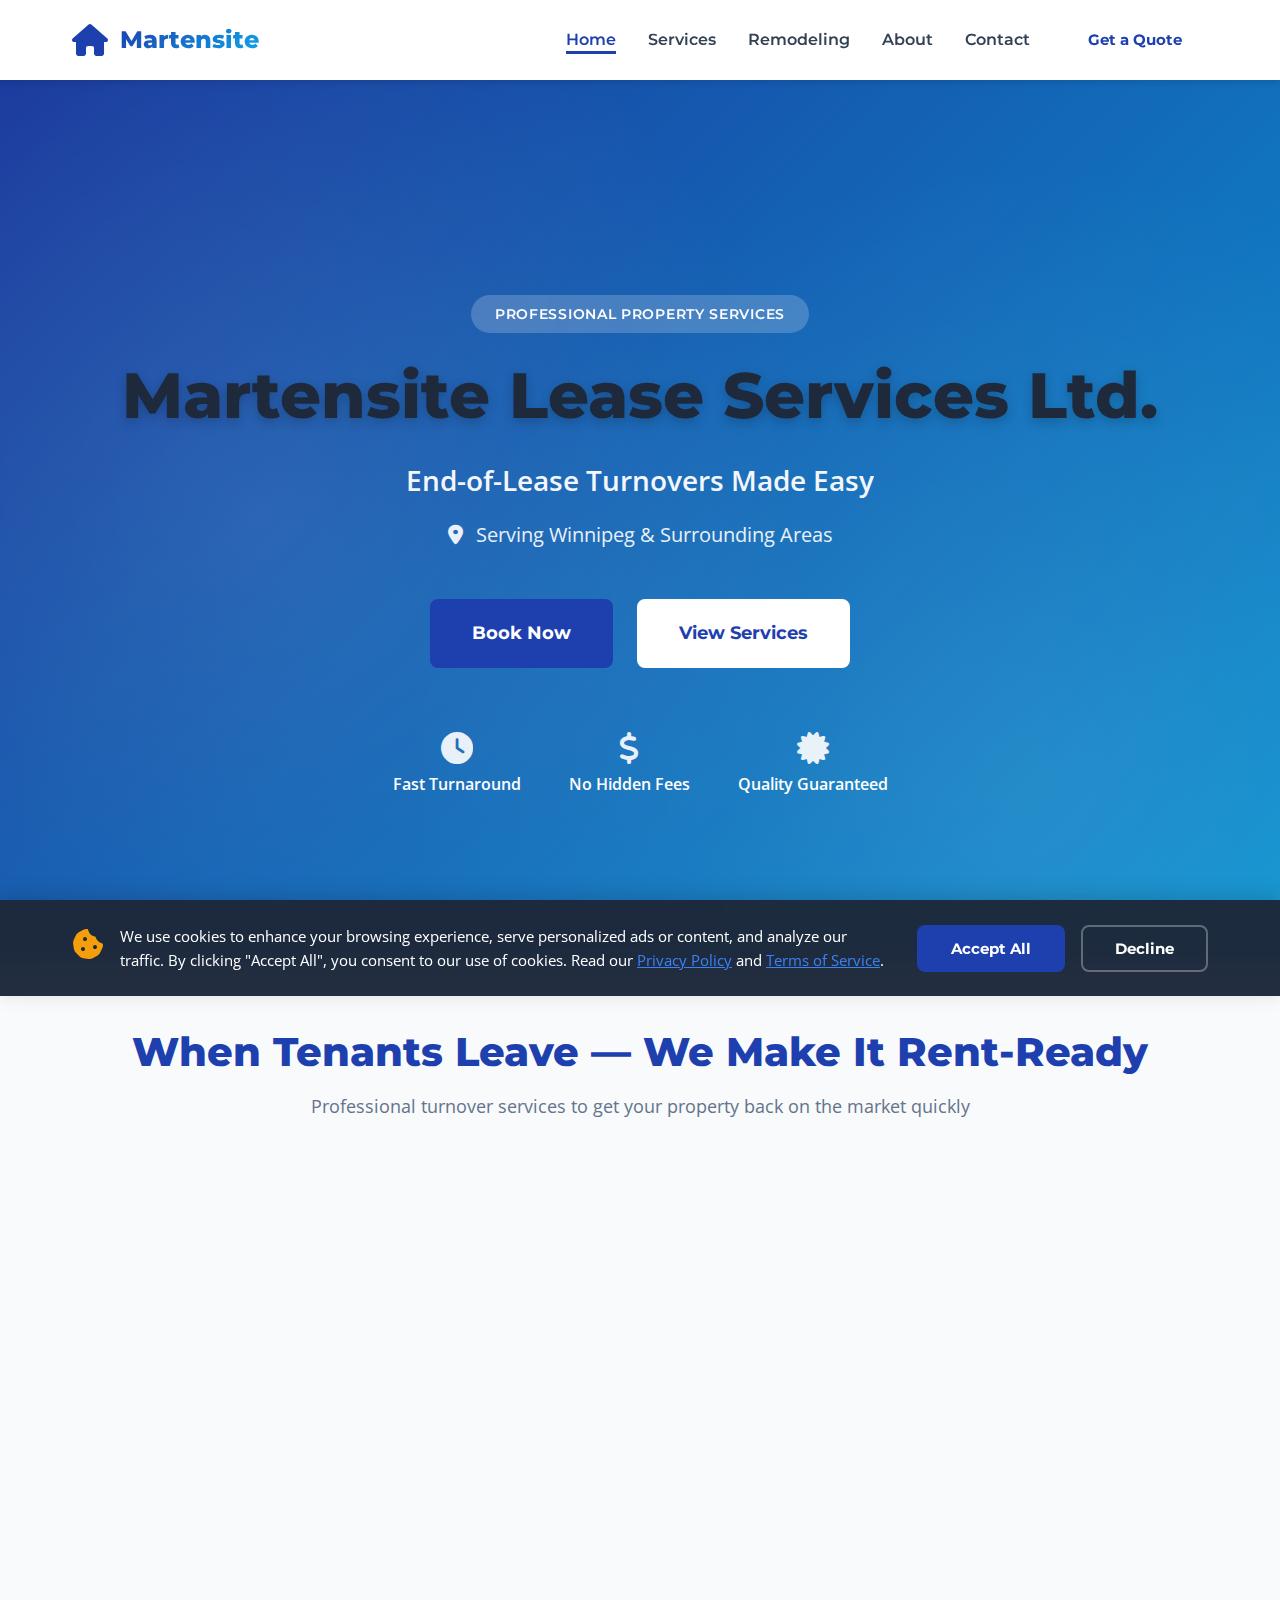
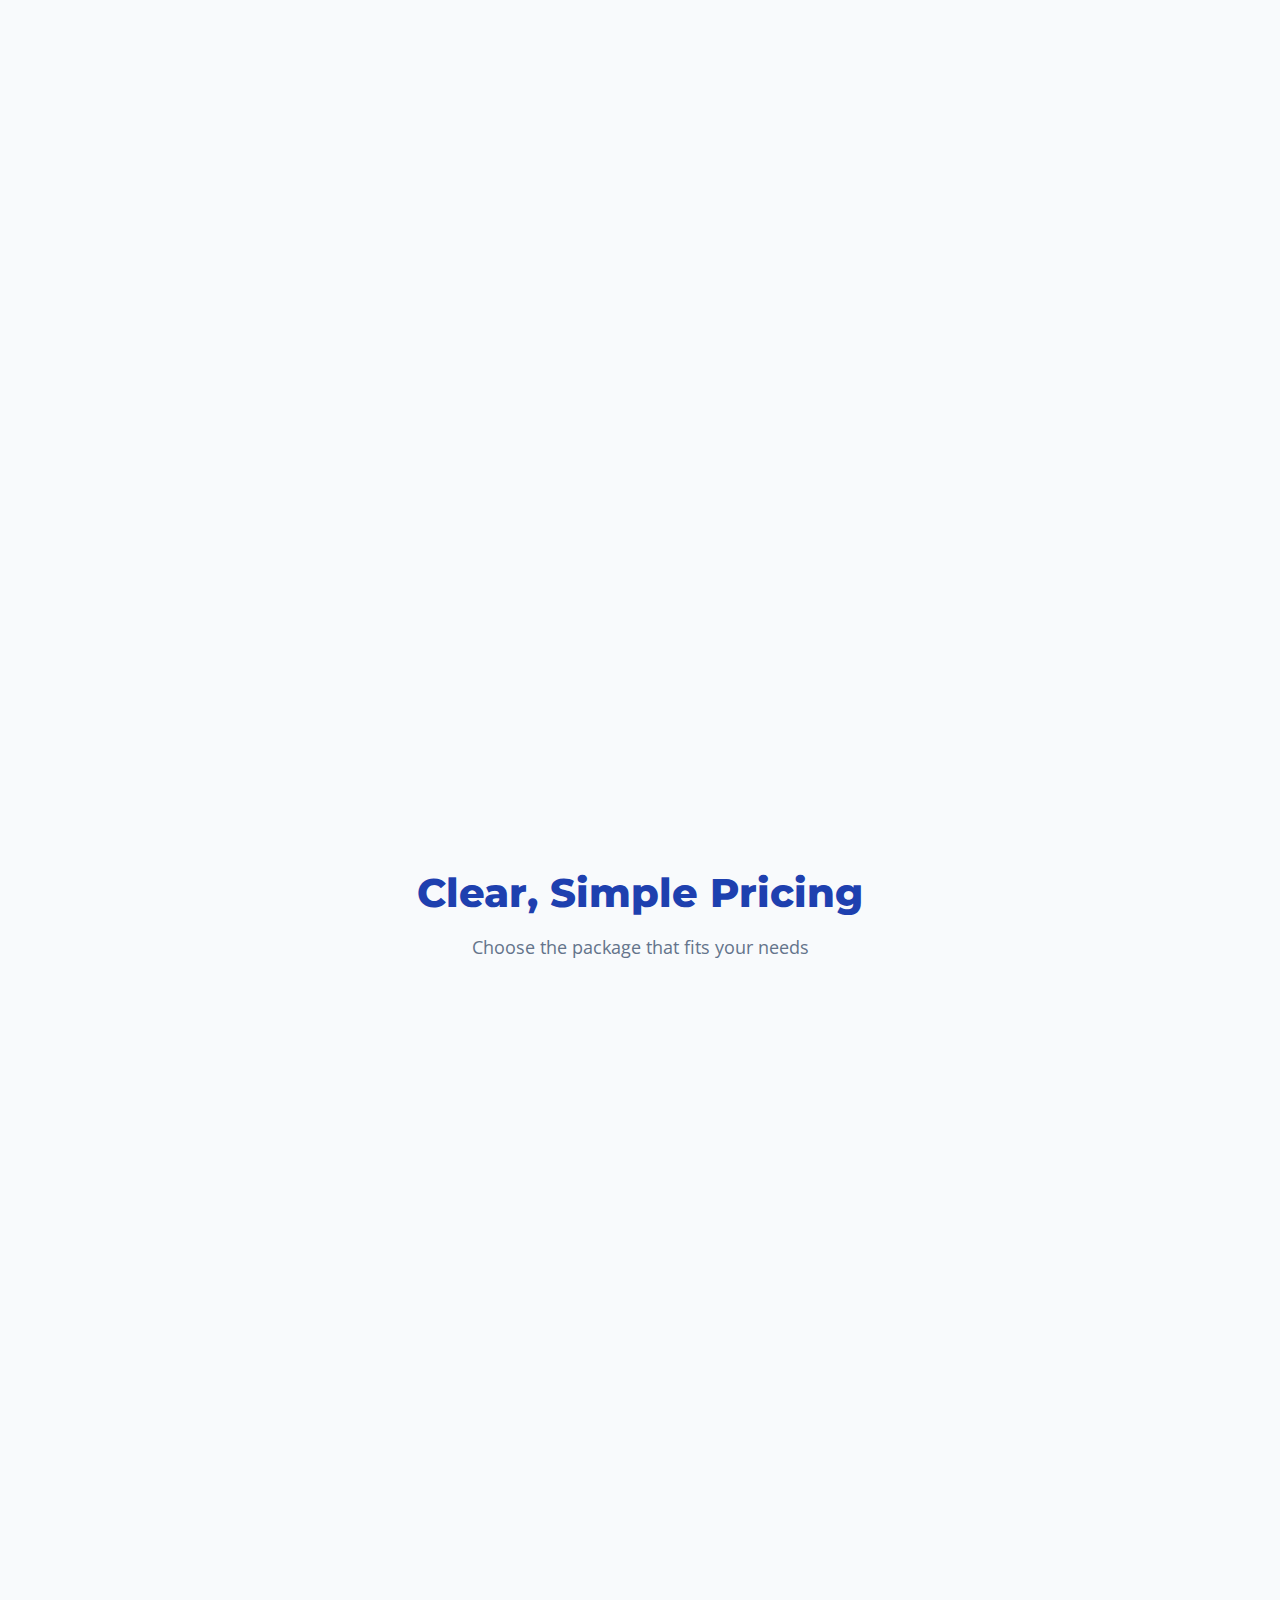
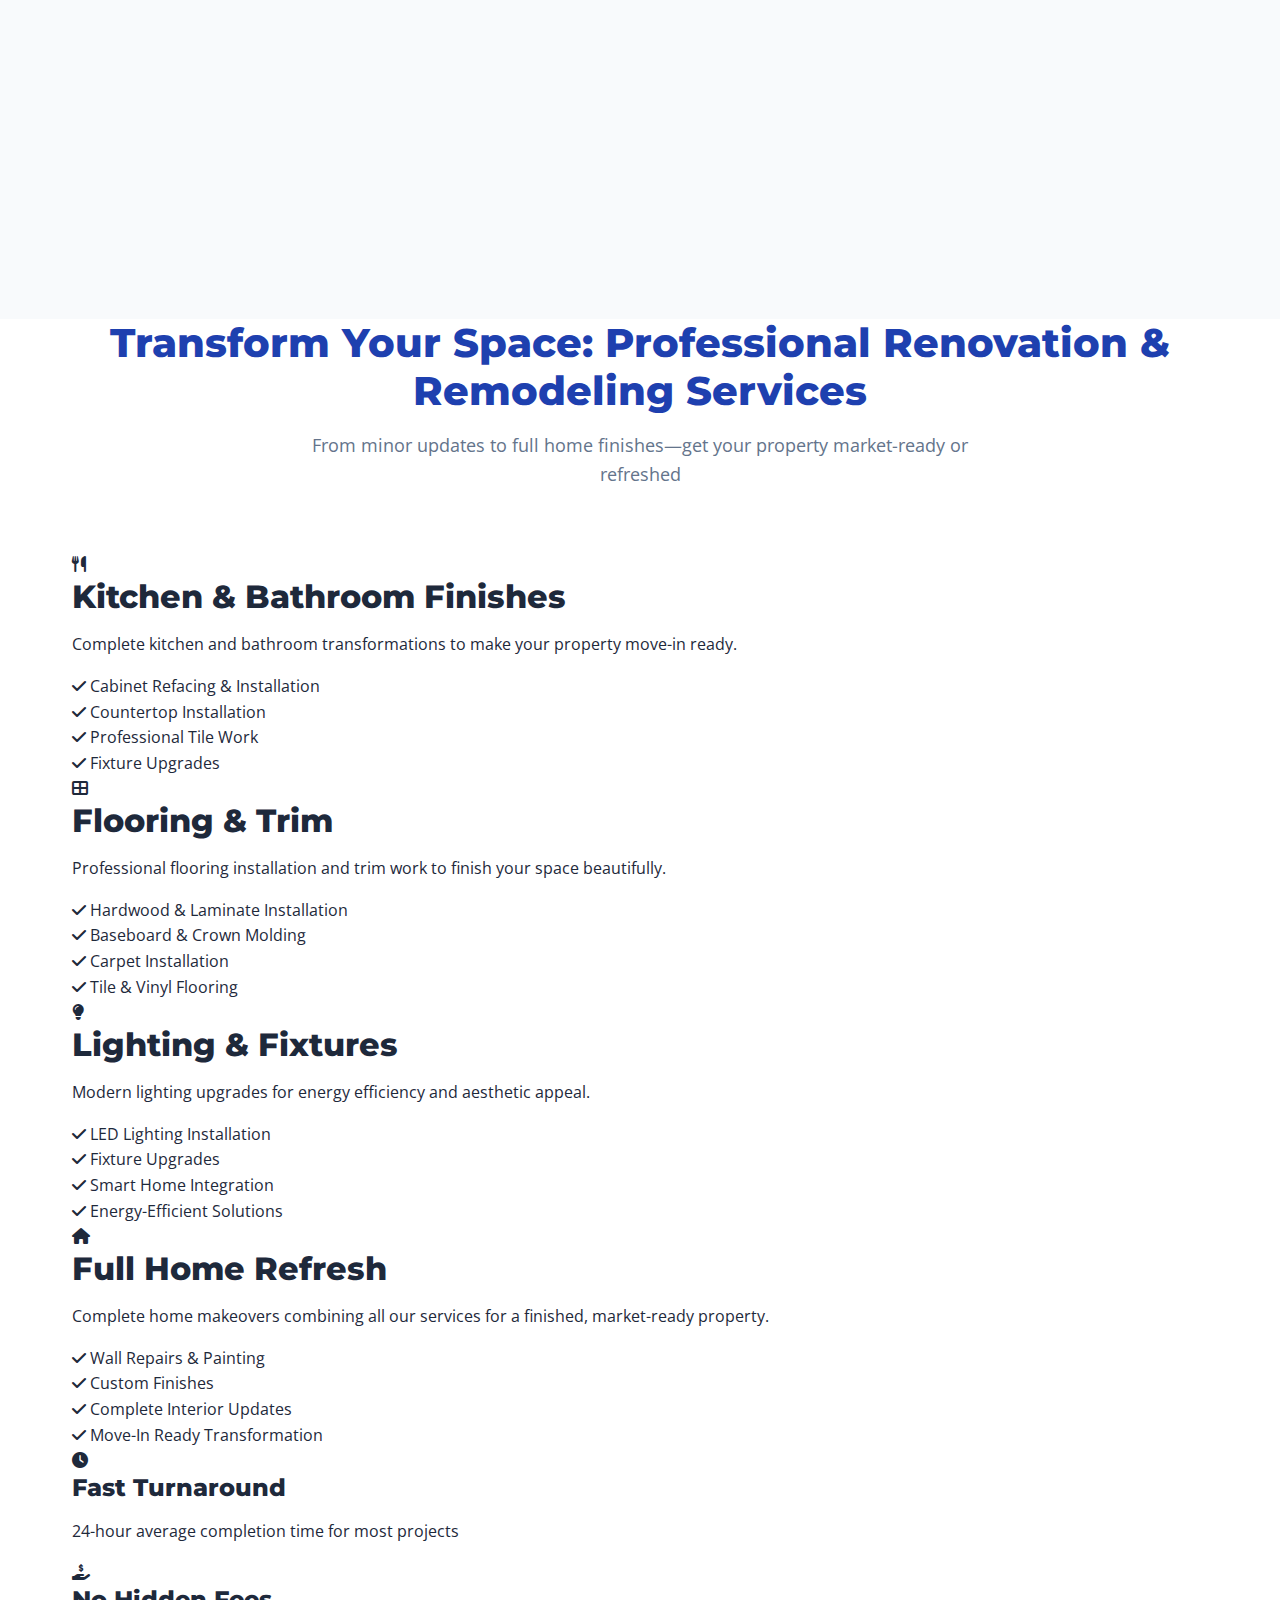
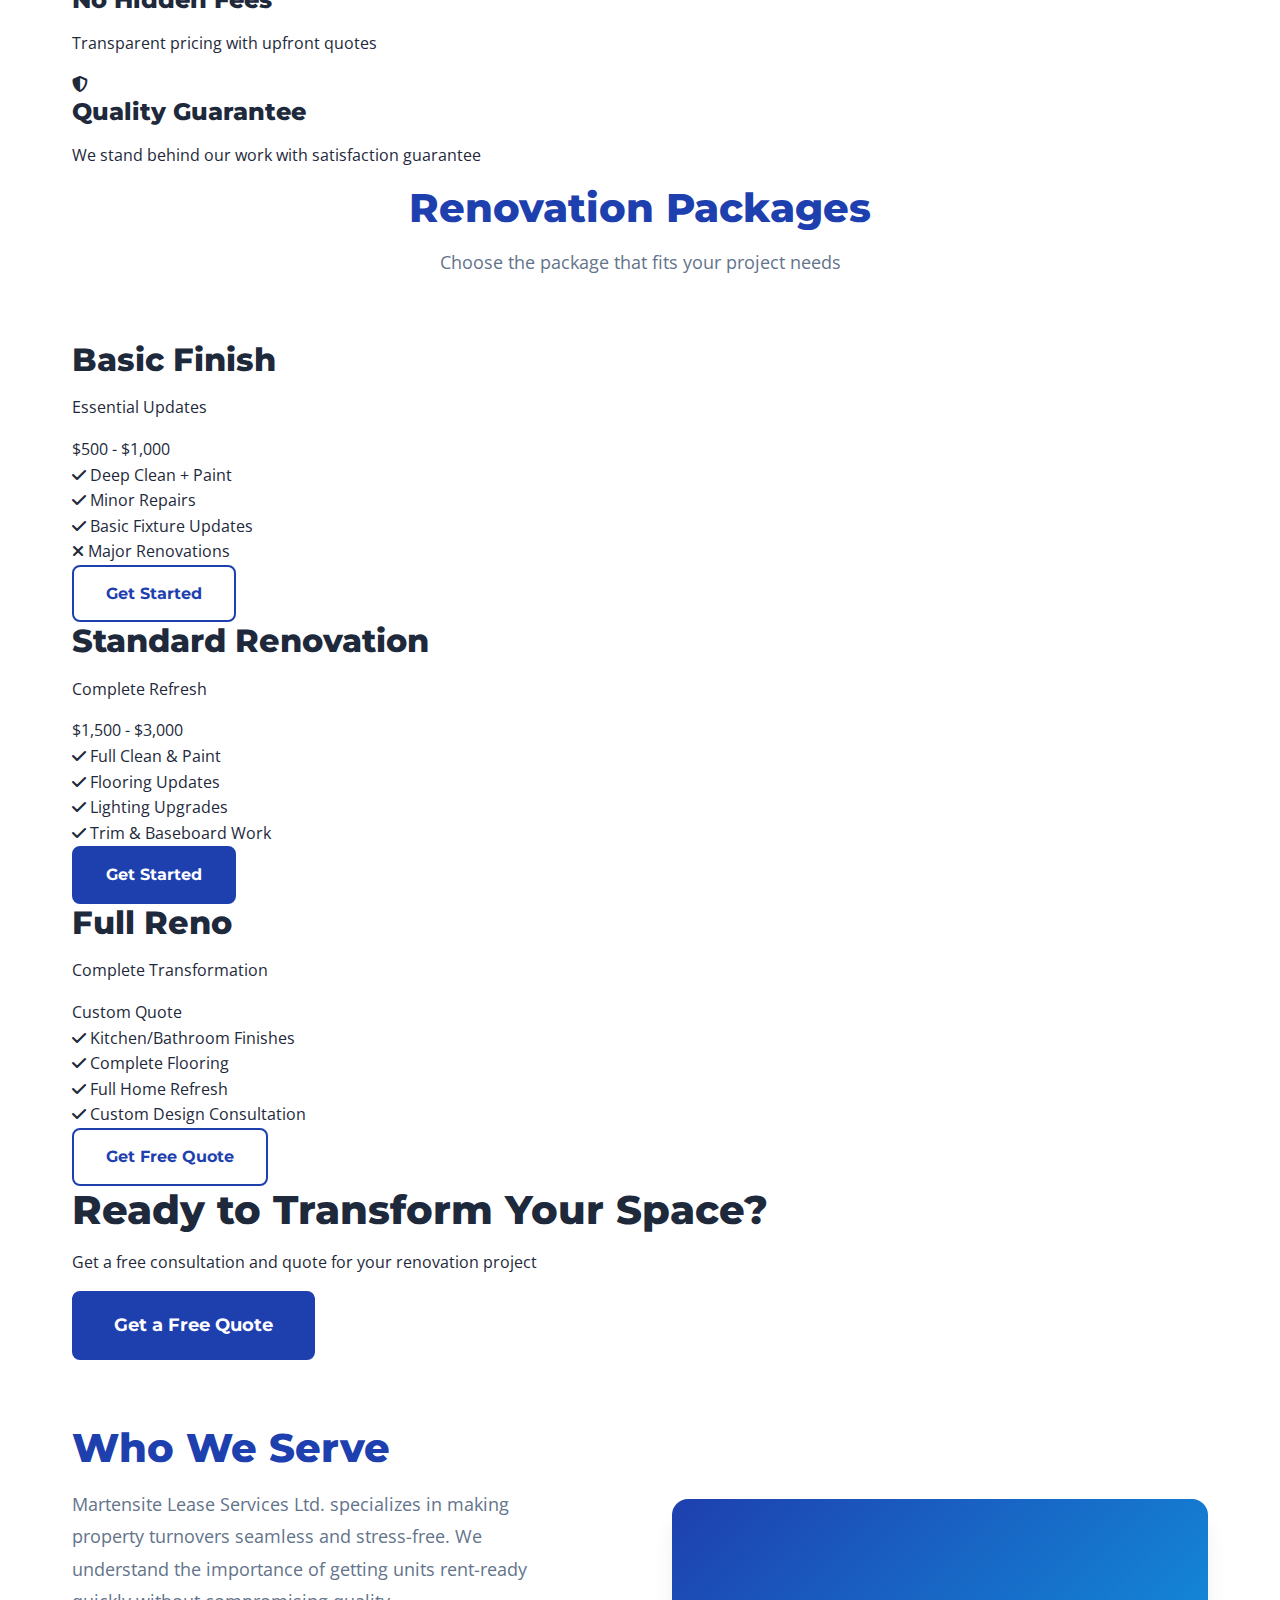
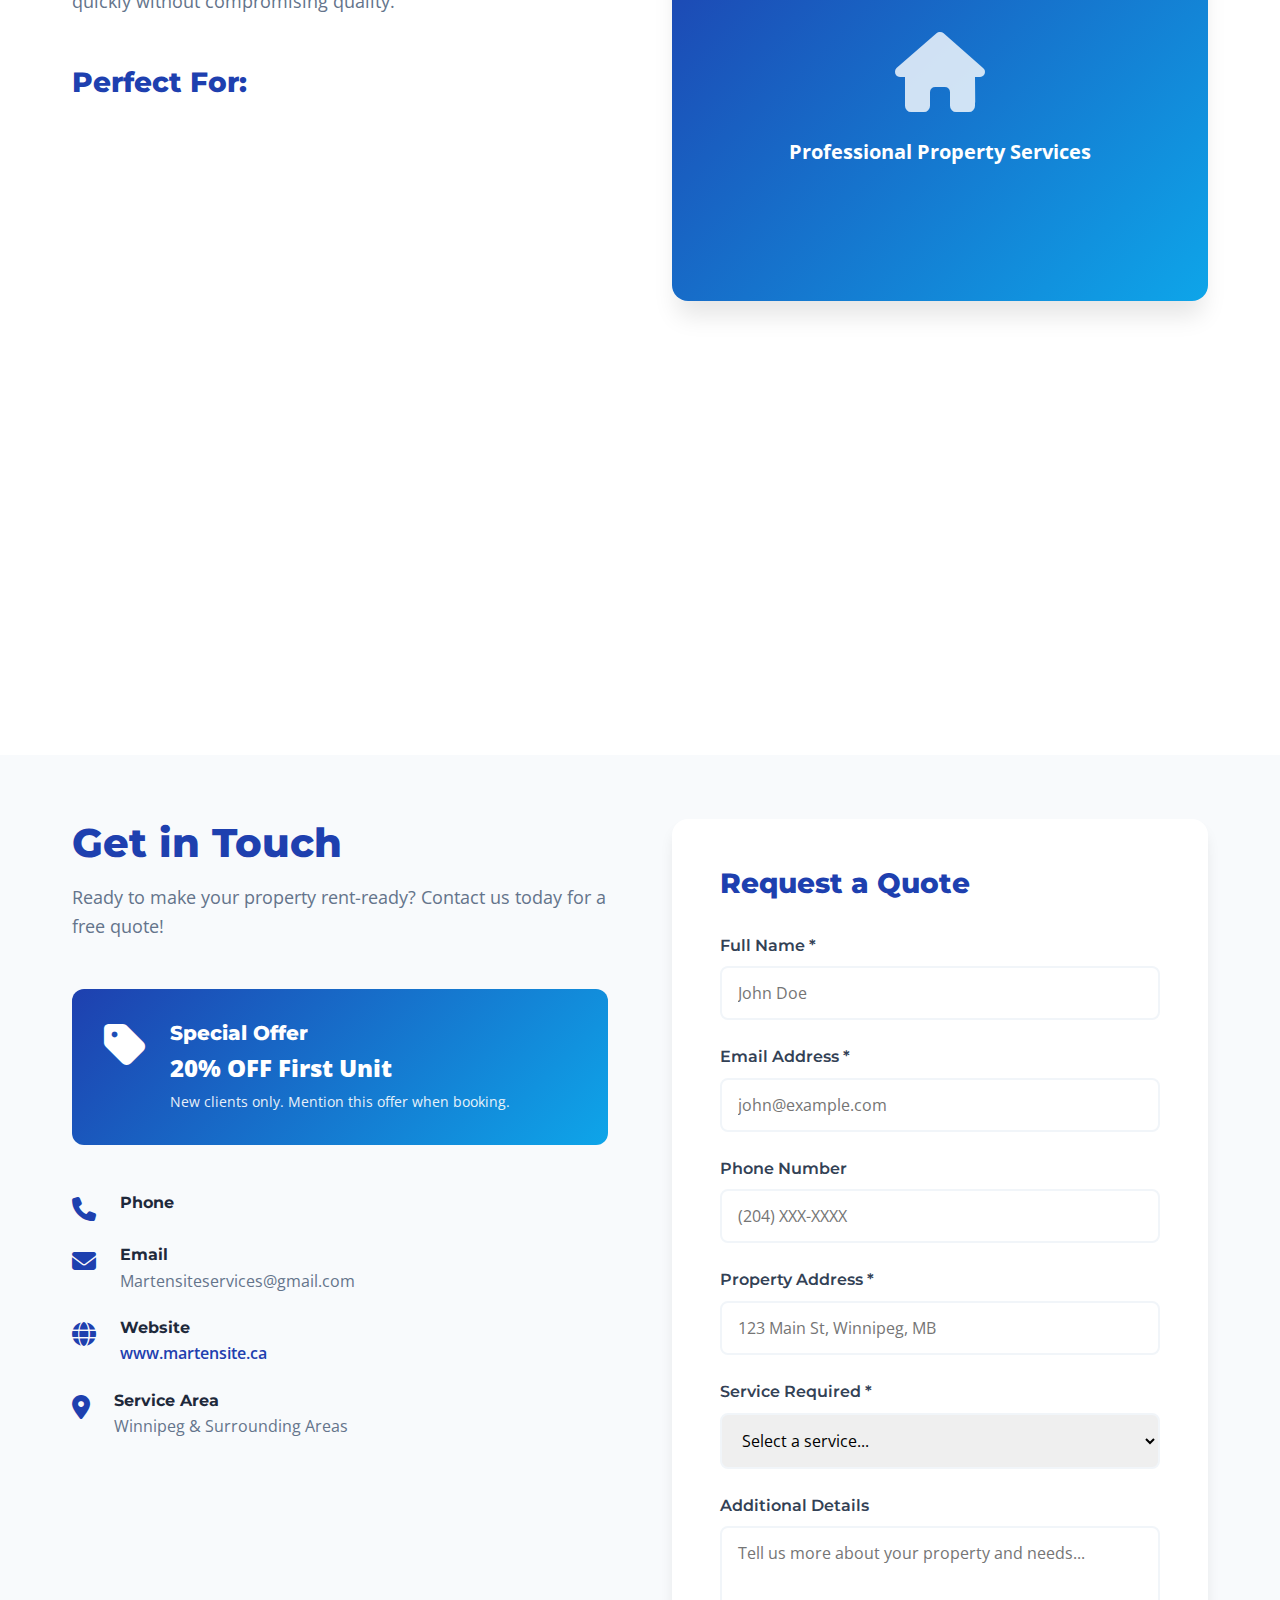
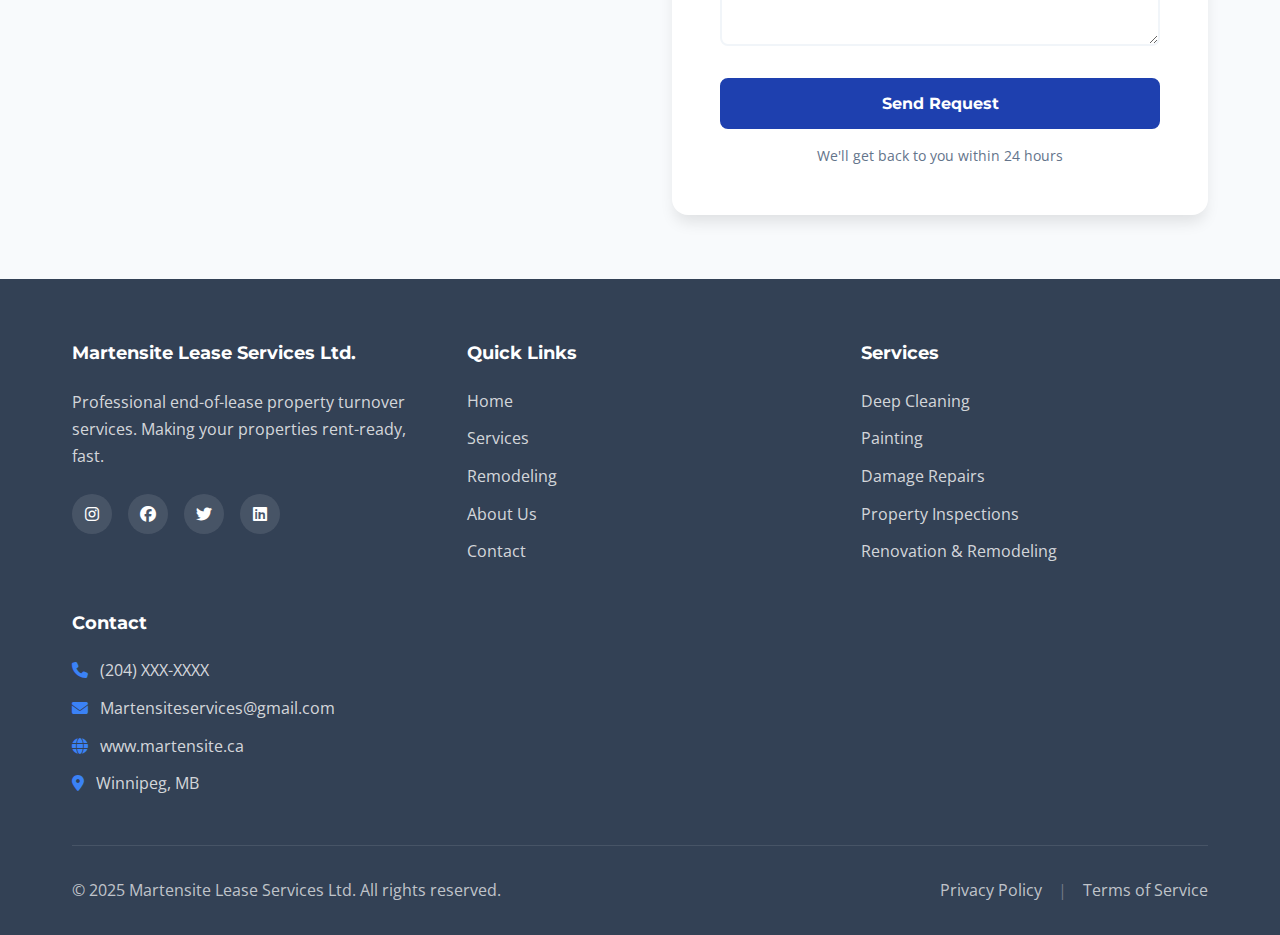
<file: index.html>
<!DOCTYPE html>
<html lang="en">
<head>
    <meta charset="UTF-8">
    <meta name="viewport" content="width=device-width, initial-scale=1.0">
    <meta name="description" content="Martensite Lease Services Ltd. - Professional end-of-lease property turnover services in Winnipeg. Deep cleaning, painting, damage repairs, and property inspections.">
    <meta name="keywords" content="property turnover, end of lease cleaning, painting services, damage repairs, property inspection, Winnipeg property services, landlord services, rental property maintenance">
    <meta name="author" content="Martensite Lease Services Ltd.">
    <meta name="robots" content="index, follow">
    <meta name="language" content="English">
    <meta name="revisit-after" content="7 days">
    <meta property="og:title" content="Martensite Lease Services Ltd. | End-of-Lease Turnovers Made Easy">
    <meta property="og:description" content="Professional end-of-lease property turnover services in Winnipeg. Deep cleaning, painting, damage repairs, and property inspections.">
    <meta property="og:type" content="website">
    <meta property="og:url" content="https://www.martensite.ca">
    <meta property="og:site_name" content="Martensite Lease Services Ltd.">
    <title>Martensite Lease Services Ltd. | End-of-Lease Turnovers Made Easy</title>
    
    <!-- Google AdSense -->
    <!-- Replace YOUR-ADSENSE-ID with your actual AdSense publisher ID (ca-pub-XXXXXXXXXXXXXXXXX) -->
    <script async src="https://pagead2.googlesyndication.com/pagead/js/adsbygoogle.js?client=ca-pub-YOUR-ADSENSE-ID"
         crossorigin="anonymous"></script>
    
    <link rel="stylesheet" href="styles/main.css">
    <link rel="stylesheet" href="styles/responsive.css">
    <link rel="stylesheet" href="https://cdnjs.cloudflare.com/ajax/libs/font-awesome/6.4.0/css/all.min.css">
    <link rel="preconnect" href="https://fonts.googleapis.com">
    <link rel="preconnect" href="https://fonts.gstatic.com" crossorigin>
    <link href="https://fonts.googleapis.com/css2?family=Montserrat:wght@400;600;700;800&family=Open+Sans:wght@400;600&display=swap" rel="stylesheet">
</head>
<body>
    <!-- Cookie Consent Banner -->
    <div id="cookieConsent" class="cookie-consent">
        <div class="cookie-consent-content">
            <div class="cookie-consent-text">
                <i class="fas fa-cookie-bite"></i>
                <p>We use cookies to enhance your browsing experience, serve personalized ads or content, and analyze our traffic. By clicking "Accept All", you consent to our use of cookies. Read our <a href="privacy-policy.html">Privacy Policy</a> and <a href="terms-of-service.html">Terms of Service</a>.</p>
            </div>
            <div class="cookie-consent-buttons">
                <button id="acceptCookies" class="btn btn-primary">Accept All</button>
                <button id="rejectCookies" class="btn btn-outline">Decline</button>
            </div>
        </div>
    </div>

    <!-- Header & Navigation -->
    <header class="header" id="header">
        <nav class="navbar">
            <div class="container">
                <div class="nav-wrapper">
                    <div class="logo">
                        <i class="fas fa-home-lg-alt"></i>
                        <span class="logo-text">Martensite</span>
                    </div>
                    <button class="mobile-menu-toggle" id="mobileMenuToggle" aria-label="Toggle menu">
                        <span></span>
                        <span></span>
                        <span></span>
                    </button>
                    <ul class="nav-menu" id="navMenu">
                        <li><a href="#home" class="nav-link active">Home</a></li>
                        <li><a href="#services" class="nav-link">Services</a></li>
                        <li><a href="#remodeling" class="nav-link">Remodeling</a></li>
                        <li><a href="#about" class="nav-link">About</a></li>
                        <li><a href="#contact" class="nav-link">Contact</a></li>
                        <li><a href="#contact" class="btn btn-nav">Get a Quote</a></li>
                    </ul>
                </div>
            </div>
        </nav>
    </header>

    <!-- Hero Section -->
    <section class="hero" id="home">
        <div class="hero-overlay"></div>
        <div class="container">
            <div class="hero-content">
                <div class="hero-badge">Professional Property Services</div>
                <h1 class="hero-title">
                    <span class="hero-company">Martensite Lease Services Ltd.</span>
                </h1>
                <p class="hero-tagline">End-of-Lease Turnovers Made Easy</p>
                <p class="hero-location">
                    <i class="fas fa-map-marker-alt"></i>
                    Serving Winnipeg & Surrounding Areas
                </p>
                <div class="hero-cta">
                    <a href="#contact" class="btn btn-primary btn-lg">Book Now</a>
                    <a href="#services" class="btn btn-secondary btn-lg">View Services</a>
                </div>
                <div class="hero-features">
                    <div class="hero-feature">
                        <i class="fas fa-clock"></i>
                        <span>Fast Turnaround</span>
                    </div>
                    <div class="hero-feature">
                        <i class="fas fa-dollar-sign"></i>
                        <span>No Hidden Fees</span>
                    </div>
                    <div class="hero-feature">
                        <i class="fas fa-certificate"></i>
                        <span>Quality Guaranteed</span>
                    </div>
                </div>
            </div>
        </div>
    </section>

    <!-- AdSense Ad Placement 1: After Hero Section -->
    <div class="ad-container" style="text-align: center; margin: 2rem auto; max-width: 1200px; padding: 0 1rem;">
        <!-- Horizontal Display Ad -->
        <ins class="adsbygoogle"
             style="display:block"
             data-ad-client="ca-pub-YOUR-ADSENSE-ID"
             data-ad-slot="YOUR-AD-SLOT-ID"
             data-ad-format="auto"
             data-full-width-responsive="true"></ins>
        <script>
             (adsbygoogle = window.adsbygoogle || []).push({});
        </script>
    </div>

    <!-- Services Section -->
    <section class="services" id="services">
        <div class="container">
            <div class="section-header">
                <h2 class="section-title">When Tenants Leave — We Make It Rent-Ready</h2>
                <p class="section-subtitle">Professional turnover services to get your property back on the market quickly</p>
            </div>

            <!-- Service Cards -->
            <div class="service-cards">
                <div class="service-card">
                    <div class="service-icon">
                        <i class="fas fa-broom"></i>
                    </div>
                    <h3 class="service-title">Deep Cleaning</h3>
                    <p class="service-description">
                        Thorough cleaning of every room, appliance, and surface. We make your property spotless and ready for new tenants.
                    </p>
                    <ul class="service-features">
                        <li><i class="fas fa-check"></i> Kitchen & Bathroom Sanitization</li>
                        <li><i class="fas fa-check"></i> Floor & Carpet Cleaning</li>
                        <li><i class="fas fa-check"></i> Window & Baseboard Detail</li>
                        <li><i class="fas fa-check"></i> Appliance Deep Clean</li>
                    </ul>
                </div>

                <div class="service-card">
                    <div class="service-icon">
                        <i class="fas fa-paint-roller"></i>
                    </div>
                    <h3 class="service-title">Painting</h3>
                    <p class="service-description">
                        Professional painting service to refresh walls and make your property look brand new.
                    </p>
                    <ul class="service-features">
                        <li><i class="fas fa-check"></i> Professional Grade Paint</li>
                        <li><i class="fas fa-check"></i> Smooth, Even Coverage</li>
                        <li><i class="fas fa-check"></i> Quick Drying Formula</li>
                        <li><i class="fas fa-check"></i> Clean, Neat Application</li>
                    </ul>
                </div>

                <div class="service-card">
                    <div class="service-icon">
                        <i class="fas fa-tools"></i>
                    </div>
                    <h3 class="service-title">Damage Repairs</h3>
                    <p class="service-description">
                        Fix all those little issues left behind: scuffs, holes, damaged trim, and more.
                    </p>
                    <ul class="service-features">
                        <li><i class="fas fa-check"></i> Drywall Hole Repair</li>
                        <li><i class="fas fa-check"></i> Scuff & Scratch Removal</li>
                        <li><i class="fas fa-check"></i> Trim & Baseboard Fixes</li>
                        <li><i class="fas fa-check"></i> Door & Hardware Repair</li>
                    </ul>
                </div>

                <div class="service-card">
                    <div class="service-icon">
                        <i class="fas fa-clipboard-list"></i>
                    </div>
                    <h3 class="service-title">Property Inspections</h3>
                    <p class="service-description">
                        Comprehensive property assessment and documentation services for landlords and property managers.
                    </p>
                    <ul class="service-features">
                        <li><i class="fas fa-check"></i> Detailed Damage Reports</li>
                        <li><i class="fas fa-check"></i> Accurate Damage Estimates</li>
                        <li><i class="fas fa-check"></i> Professional Photography</li>
                        <li><i class="fas fa-check"></i> Digital Documentation</li>
                    </ul>
                </div>
            </div>

            <!-- AdSense Ad Placement 2: Between Services and Pricing -->
            <div class="ad-container" style="text-align: center; margin: 3rem auto; padding: 2rem 1rem;">
                <!-- In-feed Ad -->
                <ins class="adsbygoogle"
                     style="display:block"
                     data-ad-format="fluid"
                     data-ad-layout-key="-6t+ed+2i-1n-4w"
                     data-ad-client="ca-pub-YOUR-ADSENSE-ID"
                     data-ad-slot="YOUR-AD-SLOT-ID"></ins>
                <script>
                     (adsbygoogle = window.adsbygoogle || []).push({});
                </script>
            </div>

            <!-- Pricing Section -->
            <div class="pricing-section">
                <div class="section-header">
                    <h2 class="section-title">Clear, Simple Pricing</h2>
                    <p class="section-subtitle">Choose the package that fits your needs</p>
                </div>

                <div class="pricing-cards">
                    <!-- Basic Package -->
                    <div class="pricing-card">
                        <div class="pricing-header">
                            <h3 class="pricing-title">Basic</h3>
                            <p class="pricing-subtitle">Essential Clean & Paint (for units < 1000 sqft)</p>
                        </div>
                        <div class="pricing-price">
                            <span class="price-currency">$</span>
                            <span class="price-amount">40</span>
                            <span class="price-period">.99/month</span>
                        </div>
                        <ul class="pricing-features">
                            <li><i class="fas fa-check"></i> Deep Clean</li>
                            <li><i class="fas fa-check"></i> 1x Coat Paint</li>
                            <li><i class="fas fa-times"></i> Damage Repairs</li>
                            <li><i class="fas fa-times"></i> Priority Scheduling</li>
                        </ul>
                        <a href="#contact" class="btn btn-outline">Get Started</a>
                    </div>

                    <!-- Pro Package -->
                    <div class="pricing-card featured">
                        <div class="pricing-badge">Most Popular</div>
                        <div class="pricing-header">
                            <h3 class="pricing-title">Pro</h3>
                            <p class="pricing-subtitle">Complete Turnover</p>
                        </div>
                        <div class="pricing-price">
                            <span class="price-currency">$</span>
                            <span class="price-amount">70</span>
                            <span class="price-period">.99/month</span>
                        </div>
                        <ul class="pricing-features">
                            <li><i class="fas fa-check"></i> Deep Clean (12mo/23mo)</li>
                            <li><i class="fas fa-check"></i> Professional Paint</li>
                            <li><i class="fas fa-check"></i> Minor Repairs</li>
                            <li><i class="fas fa-times"></i> Priority Scheduling</li>
                        </ul>
                        <a href="#contact" class="btn btn-primary">Get Started</a>
                    </div>

                    <!-- Excel Package -->
                    <div class="pricing-card">
                        <div class="pricing-header">
                            <h3 class="pricing-title">Excel</h3>
                            <p class="pricing-subtitle">Premium Full Service</p>
                        </div>
                        <div class="pricing-price">
                            <span class="price-currency">$</span>
                            <span class="price-amount">90</span>
                            <span class="price-period">.99/month</span>
                        </div>
                        <ul class="pricing-features">
                            <li><i class="fas fa-check"></i> Deep Clean & Paint</li>
                            <li><i class="fas fa-check"></i> All Damage Repairs</li>
                            <li><i class="fas fa-check"></i> Priority Scheduling</li>
                            <li><i class="fas fa-check"></i> Property Inspection</li>
                        </ul>
                        <a href="#contact" class="btn btn-outline">Get Started</a>
                    </div>
                </div>

                <!-- Core Promises -->
                <div class="promises">
                    <div class="promise-card">
                        <i class="fas fa-hand-holding-dollar"></i>
                        <h4>No Hidden Fees</h4>
                        <p>What you see is what you pay. Transparent pricing, every time.</p>
                    </div>
                    <div class="promise-card">
                        <i class="fas fa-clock"></i>
                        <h4>On-Time Delivery</h4>
                        <p>We respect your schedule and complete work when promised.</p>
                    </div>
                    <div class="promise-card">
                        <i class="fas fa-shield-alt"></i>
                        <h4>Quality Guarantee</h4>
                        <p>We stand behind our work with a satisfaction guarantee.</p>
                    </div>
                </div>
            </div>
        </div>
    </section>

    <!-- Renovation & Remodeling Section -->
    <section class="remodeling" id="remodeling">
        <div class="container">
            <div class="section-header">
                <h2 class="section-title">Transform Your Space: Professional Renovation & Remodeling Services</h2>
                <p class="section-subtitle">From minor updates to full home finishes—get your property market-ready or refreshed</p>
            </div>

            <!-- Remodeling Services Grid -->
            <div class="remodeling-services">
                <div class="remodeling-service-card">
                    <div class="remodeling-icon">
                        <i class="fas fa-utensils"></i>
                    </div>
                    <h3 class="remodeling-service-title">Kitchen & Bathroom Finishes</h3>
                    <p class="remodeling-service-description">
                        Complete kitchen and bathroom transformations to make your property move-in ready.
                    </p>
                    <ul class="remodeling-features">
                        <li><i class="fas fa-check"></i> Cabinet Refacing & Installation</li>
                        <li><i class="fas fa-check"></i> Countertop Installation</li>
                        <li><i class="fas fa-check"></i> Professional Tile Work</li>
                        <li><i class="fas fa-check"></i> Fixture Upgrades</li>
                    </ul>
                </div>

                <div class="remodeling-service-card">
                    <div class="remodeling-icon">
                        <i class="fas fa-th-large"></i>
                    </div>
                    <h3 class="remodeling-service-title">Flooring & Trim</h3>
                    <p class="remodeling-service-description">
                        Professional flooring installation and trim work to finish your space beautifully.
                    </p>
                    <ul class="remodeling-features">
                        <li><i class="fas fa-check"></i> Hardwood & Laminate Installation</li>
                        <li><i class="fas fa-check"></i> Baseboard & Crown Molding</li>
                        <li><i class="fas fa-check"></i> Carpet Installation</li>
                        <li><i class="fas fa-check"></i> Tile & Vinyl Flooring</li>
                    </ul>
                </div>

                <div class="remodeling-service-card">
                    <div class="remodeling-icon">
                        <i class="fas fa-lightbulb"></i>
                    </div>
                    <h3 class="remodeling-service-title">Lighting & Fixtures</h3>
                    <p class="remodeling-service-description">
                        Modern lighting upgrades for energy efficiency and aesthetic appeal.
                    </p>
                    <ul class="remodeling-features">
                        <li><i class="fas fa-check"></i> LED Lighting Installation</li>
                        <li><i class="fas fa-check"></i> Fixture Upgrades</li>
                        <li><i class="fas fa-check"></i> Smart Home Integration</li>
                        <li><i class="fas fa-check"></i> Energy-Efficient Solutions</li>
                    </ul>
                </div>

                <div class="remodeling-service-card">
                    <div class="remodeling-icon">
                        <i class="fas fa-home"></i>
                    </div>
                    <h3 class="remodeling-service-title">Full Home Refresh</h3>
                    <p class="remodeling-service-description">
                        Complete home makeovers combining all our services for a finished, market-ready property.
                    </p>
                    <ul class="remodeling-features">
                        <li><i class="fas fa-check"></i> Wall Repairs & Painting</li>
                        <li><i class="fas fa-check"></i> Custom Finishes</li>
                        <li><i class="fas fa-check"></i> Complete Interior Updates</li>
                        <li><i class="fas fa-check"></i> Move-In Ready Transformation</li>
                    </ul>
                </div>
            </div>

            <!-- Remodeling Benefits -->
            <div class="remodeling-benefits">
                <div class="benefit-card">
                    <i class="fas fa-clock"></i>
                    <h4>Fast Turnaround</h4>
                    <p>24-hour average completion time for most projects</p>
                </div>
                <div class="benefit-card">
                    <i class="fas fa-hand-holding-dollar"></i>
                    <h4>No Hidden Fees</h4>
                    <p>Transparent pricing with upfront quotes</p>
                </div>
                <div class="benefit-card">
                    <i class="fas fa-shield-alt"></i>
                    <h4>Quality Guarantee</h4>
                    <p>We stand behind our work with satisfaction guarantee</p>
                </div>
            </div>

            <!-- Remodeling Pricing -->
            <div class="remodeling-pricing">
                <div class="section-header">
                    <h2 class="section-title">Renovation Packages</h2>
                    <p class="section-subtitle">Choose the package that fits your project needs</p>
                </div>

                <div class="remodeling-pricing-cards">
                    <div class="remodeling-pricing-card">
                        <div class="remodeling-pricing-header">
                            <h3 class="remodeling-pricing-title">Basic Finish</h3>
                            <p class="remodeling-pricing-subtitle">Essential Updates</p>
                        </div>
                        <div class="remodeling-pricing-price">
                            <span class="remodeling-price-range">$500 - $1,000</span>
                        </div>
                        <ul class="remodeling-pricing-features">
                            <li><i class="fas fa-check"></i> Deep Clean + Paint</li>
                            <li><i class="fas fa-check"></i> Minor Repairs</li>
                            <li><i class="fas fa-check"></i> Basic Fixture Updates</li>
                            <li><i class="fas fa-times"></i> Major Renovations</li>
                        </ul>
                        <a href="#contact" class="btn btn-outline">Get Started</a>
                    </div>

                    <div class="remodeling-pricing-card featured">
                        <div class="pricing-badge">Most Popular</div>
                        <div class="remodeling-pricing-header">
                            <h3 class="remodeling-pricing-title">Standard Renovation</h3>
                            <p class="remodeling-pricing-subtitle">Complete Refresh</p>
                        </div>
                        <div class="remodeling-pricing-price">
                            <span class="remodeling-price-range">$1,500 - $3,000</span>
                        </div>
                        <ul class="remodeling-pricing-features">
                            <li><i class="fas fa-check"></i> Full Clean & Paint</li>
                            <li><i class="fas fa-check"></i> Flooring Updates</li>
                            <li><i class="fas fa-check"></i> Lighting Upgrades</li>
                            <li><i class="fas fa-check"></i> Trim & Baseboard Work</li>
                        </ul>
                        <a href="#contact" class="btn btn-primary">Get Started</a>
                    </div>

                    <div class="remodeling-pricing-card">
                        <div class="remodeling-pricing-header">
                            <h3 class="remodeling-pricing-title">Full Reno</h3>
                            <p class="remodeling-pricing-subtitle">Complete Transformation</p>
                        </div>
                        <div class="remodeling-pricing-price">
                            <span class="remodeling-price-range">Custom Quote</span>
                        </div>
                        <ul class="remodeling-pricing-features">
                            <li><i class="fas fa-check"></i> Kitchen/Bathroom Finishes</li>
                            <li><i class="fas fa-check"></i> Complete Flooring</li>
                            <li><i class="fas fa-check"></i> Full Home Refresh</li>
                            <li><i class="fas fa-check"></i> Custom Design Consultation</li>
                        </ul>
                        <a href="#contact" class="btn btn-outline">Get Free Quote</a>
                    </div>
                </div>
            </div>

            <!-- CTA Section -->
            <div class="remodeling-cta">
                <div class="remodeling-cta-content">
                    <h2>Ready to Transform Your Space?</h2>
                    <p>Get a free consultation and quote for your renovation project</p>
                    <a href="#contact" class="btn btn-primary btn-lg">Get a Free Quote</a>
                </div>
            </div>
        </div>
    </section>

    <!-- About Section -->
    <section class="about" id="about">
        <div class="container">
            <div class="about-grid">
                <div class="about-content">
                    <h2 class="section-title">Who We Serve</h2>
                    <p class="about-intro">
                        Martensite Lease Services Ltd. specializes in making property turnovers seamless and stress-free. 
                        We understand the importance of getting units rent-ready quickly without compromising quality.
                    </p>
                    
                    <div class="perfect-for">
                        <h3 class="subsection-title">Perfect For:</h3>
                        <div class="client-types">
                            <div class="client-type">
                                <i class="fas fa-building"></i>
                                <div>
                                    <h4>Landlords</h4>
                                    <p>Get your rental units ready faster and maximize your rental income.</p>
                                </div>
                            </div>
                            <div class="client-type">
                                <i class="fas fa-handshake"></i>
                                <div>
                                    <h4>Realtors</h4>
                                    <p>Present properties at their best to attract buyers and close deals.</p>
                                </div>
                            </div>
                            <div class="client-type">
                                <i class="fas fa-users-cog"></i>
                                <div>
                                    <h4>Property Managers</h4>
                                    <p>Streamline your turnover process with reliable, consistent service.</p>
                                </div>
                            </div>
                            <div class="client-type">
                                <i class="fas fa-city"></i>
                                <div>
                                    <h4>Multi-Unit Owners</h4>
                                    <p>Scale your operations with competitive pricing for multiple units.</p>
                                </div>
                            </div>
                        </div>
                    </div>
                </div>

                <div class="about-image">
                    <div class="image-placeholder">
                        <i class="fas fa-home"></i>
                        <p>Professional Property Services</p>
                    </div>
                    <div class="stats-grid">
                        <div class="stat-card">
                            <div class="stat-number">500+</div>
                            <div class="stat-label">Units Serviced</div>
                        </div>
                        <div class="stat-card">
                            <div class="stat-number">98%</div>
                            <div class="stat-label">Client Satisfaction</div>
                        </div>
                        <div class="stat-card">
                            <div class="stat-number">24hr</div>
                            <div class="stat-label">Avg. Turnaround</div>
                        </div>
                        <div class="stat-card">
                            <div class="stat-number">5★</div>
                            <div class="stat-label">Average Rating</div>
                        </div>
                    </div>
                    
                    <!-- AdSense Ad Placement 3: In About Section -->
                    <div class="ad-container" style="margin-top: 2rem;">
                        <!-- Display Ad -->
                        <ins class="adsbygoogle"
                             style="display:block"
                             data-ad-client="ca-pub-YOUR-ADSENSE-ID"
                             data-ad-slot="YOUR-AD-SLOT-ID"
                             data-ad-format="auto"
                             data-full-width-responsive="true"></ins>
                        <script>
                             (adsbygoogle = window.adsbygoogle || []).push({});
                        </script>
                    </div>
                </div>
            </div>
        </div>
    </section>

    <!-- AdSense Ad Placement 4: Before Contact Section -->
    <div class="ad-container" style="text-align: center; margin: 2rem auto; max-width: 1200px; padding: 0 1rem;">
        <!-- Horizontal Display Ad -->
        <ins class="adsbygoogle"
             style="display:block"
             data-ad-client="ca-pub-YOUR-ADSENSE-ID"
             data-ad-slot="YOUR-AD-SLOT-ID"
             data-ad-format="auto"
             data-full-width-responsive="true"></ins>
        <script>
             (adsbygoogle = window.adsbygoogle || []).push({});
        </script>
    </div>

    <!-- Contact Section -->
    <section class="contact" id="contact">
        <div class="container">
            <div class="contact-grid">
                <div class="contact-info">
                    <h2 class="section-title">Get in Touch</h2>
                    <p class="contact-intro">
                        Ready to make your property rent-ready? Contact us today for a free quote!
                    </p>

                    <div class="special-offer">
                        <i class="fas fa-tag"></i>
                        <div>
                            <h3>Special Offer</h3>
                            <p class="offer-text">20% OFF First Unit</p>
                            <p class="offer-subtext">New clients only. Mention this offer when booking.</p>
                        </div>
                    </div>

                    <div class="contact-details">
                        <div class="contact-item">
                            <i class="fas fa-phone"></i>
                            <div>
                                <h4>Phone</h4>
                                <p></p>
                            </div>
                        </div>
                        <div class="contact-item">
                            <i class="fas fa-envelope"></i>
                            <div>
                                <h4>Email</h4>
                                <p>Martensiteservices@gmail.com</p>
                            </div>
                        </div>
                        <div class="contact-item">
                            <i class="fas fa-globe"></i>
                            <div>
                                <h4>Website</h4>
                                <p><a href="http://www.martensite.ca" target="_blank">www.martensite.ca</a></p>
                            </div>
                        </div>
                        <div class="contact-item">
                            <i class="fas fa-map-marker-alt"></i>
                            <div>
                                <h4>Service Area</h4>
                                <p>Winnipeg & Surrounding Areas</p>
                            </div>
                        </div>
                    </div>
                </div>

                <div class="contact-form-wrapper">
                    <form class="contact-form" id="contactForm" action="https://formsubmit.co/martensiteservices@gmail.com" method="POST">
                        <h3>Request a Quote</h3>
                        <!-- FormSubmit Configuration -->
                        <input type="hidden" name="_subject" value="New Quote Request from Martensite Website">
                        <input type="hidden" name="_captcha" value="false">
                        <input type="hidden" name="_template" value="table">
                        <input type="text" name="_honey" style="display:none">
                        
                        <div class="form-group">
                            <label for="name">Full Name *</label>
                            <input type="text" id="name" name="name" required placeholder="John Doe">
                        </div>
                        <div class="form-group">
                            <label for="email">Email Address *</label>
                            <input type="email" id="email" name="email" required placeholder="john@example.com">
                        </div>
                        <div class="form-group">
                            <label for="phone">Phone Number</label>
                            <input type="tel" id="phone" name="phone" placeholder="(204) XXX-XXXX">
                        </div>
                        <div class="form-group">
                            <label for="propertyAddress">Property Address *</label>
                            <input type="text" id="propertyAddress" name="propertyAddress" required placeholder="123 Main St, Winnipeg, MB">
                        </div>
                        <div class="form-group">
                            <label for="service">Service Required *</label>
                            <select id="service" name="service" required>
                                <option value="">Select a service...</option>
                                <option value="basic">Basic - Deep Clean + 1x Coat ($40.99/month)</option>
                                <option value="pro">Pro - Deep Clean 12mo/23mo ($70.99/month)</option>
                                <option value="excel">Excel - Clean & Paint ($90.99/month)</option>
                                <option value="inspection">Property Inspection - Damage Report & Estimate</option>
                                <option value="remodeling-basic">Remodeling - Basic Finish ($500-$1,000)</option>
                                <option value="remodeling-standard">Remodeling - Standard Renovation ($1,500-$3,000)</option>
                                <option value="remodeling-full">Remodeling - Full Reno (Custom Quote)</option>
                                <option value="custom">Custom - Let's discuss</option>
                            </select>
                        </div>
                        <div class="form-group">
                            <label for="message">Additional Details</label>
                            <textarea id="message" name="message" rows="4" placeholder="Tell us more about your property and needs..."></textarea>
                        </div>
                        <button type="submit" class="btn btn-primary btn-block">Send Request</button>
                        <p class="form-note">We'll get back to you within 24 hours</p>
                    </form>
                </div>
            </div>
        </div>
    </section>

    <!-- Footer -->
    <footer class="footer">
        <div class="container">
            <div class="footer-grid">
                <div class="footer-col">
                    <h4 class="footer-title">Martensite Lease Services Ltd.</h4>
                    <p class="footer-text">
                        Professional end-of-lease property turnover services. Making your properties rent-ready, fast.
                    </p>
                    <div class="social-links">
                        <a href="https://instagram.com/martensite" target="_blank" aria-label="Instagram">
                            <i class="fab fa-instagram"></i>
                        </a>
                        <a href="https://facebook.com/martensite" target="_blank" aria-label="Facebook">
                            <i class="fab fa-facebook"></i>
                        </a>
                        <a href="https://twitter.com/martensite" target="_blank" aria-label="Twitter">
                            <i class="fab fa-twitter"></i>
                        </a>
                        <a href="https://linkedin.com/company/martensite" target="_blank" aria-label="LinkedIn">
                            <i class="fab fa-linkedin"></i>
                        </a>
                    </div>
                </div>

                <div class="footer-col">
                    <h4 class="footer-title">Quick Links</h4>
                    <ul class="footer-links">
                        <li><a href="#home">Home</a></li>
                        <li><a href="#services">Services</a></li>
                        <li><a href="#remodeling">Remodeling</a></li>
                        <li><a href="#about">About Us</a></li>
                        <li><a href="#contact">Contact</a></li>
                    </ul>
                </div>

                <div class="footer-col">
                    <h4 class="footer-title">Services</h4>
                    <ul class="footer-links">
                        <li><a href="#services">Deep Cleaning</a></li>
                        <li><a href="#services">Painting</a></li>
                        <li><a href="#services">Damage Repairs</a></li>
                        <li><a href="#services">Property Inspections</a></li>
                        <li><a href="#remodeling">Renovation & Remodeling</a></li>
                    </ul>
                </div>

                <div class="footer-col">
                    <h4 class="footer-title">Contact</h4>
                    <ul class="footer-links">
                        <li><i class="fas fa-phone"></i> (204) XXX-XXXX</li>
                        <li><i class="fas fa-envelope"></i> Martensiteservices@gmail.com</li>
                        <li><i class="fas fa-globe"></i> www.martensite.ca</li>
                        <li><i class="fas fa-map-marker-alt"></i> Winnipeg, MB</li>
                    </ul>
                </div>
            </div>

            <div class="footer-bottom">
                <p>&copy; 2025 Martensite Lease Services Ltd. All rights reserved.</p>
                <div class="footer-bottom-links">
                    <a href="privacy-policy.html">Privacy Policy</a>
                    <span>|</span>
                    <a href="terms-of-service.html">Terms of Service</a>
                </div>
            </div>
        </div>
    </footer>

    <!-- Back to Top Button -->
    <button class="back-to-top" id="backToTop" aria-label="Back to top">
        <i class="fas fa-arrow-up"></i>
    </button>

    <!-- Scripts -->
    <script src="scripts/main.js"></script>
</body>
</html>
</file>
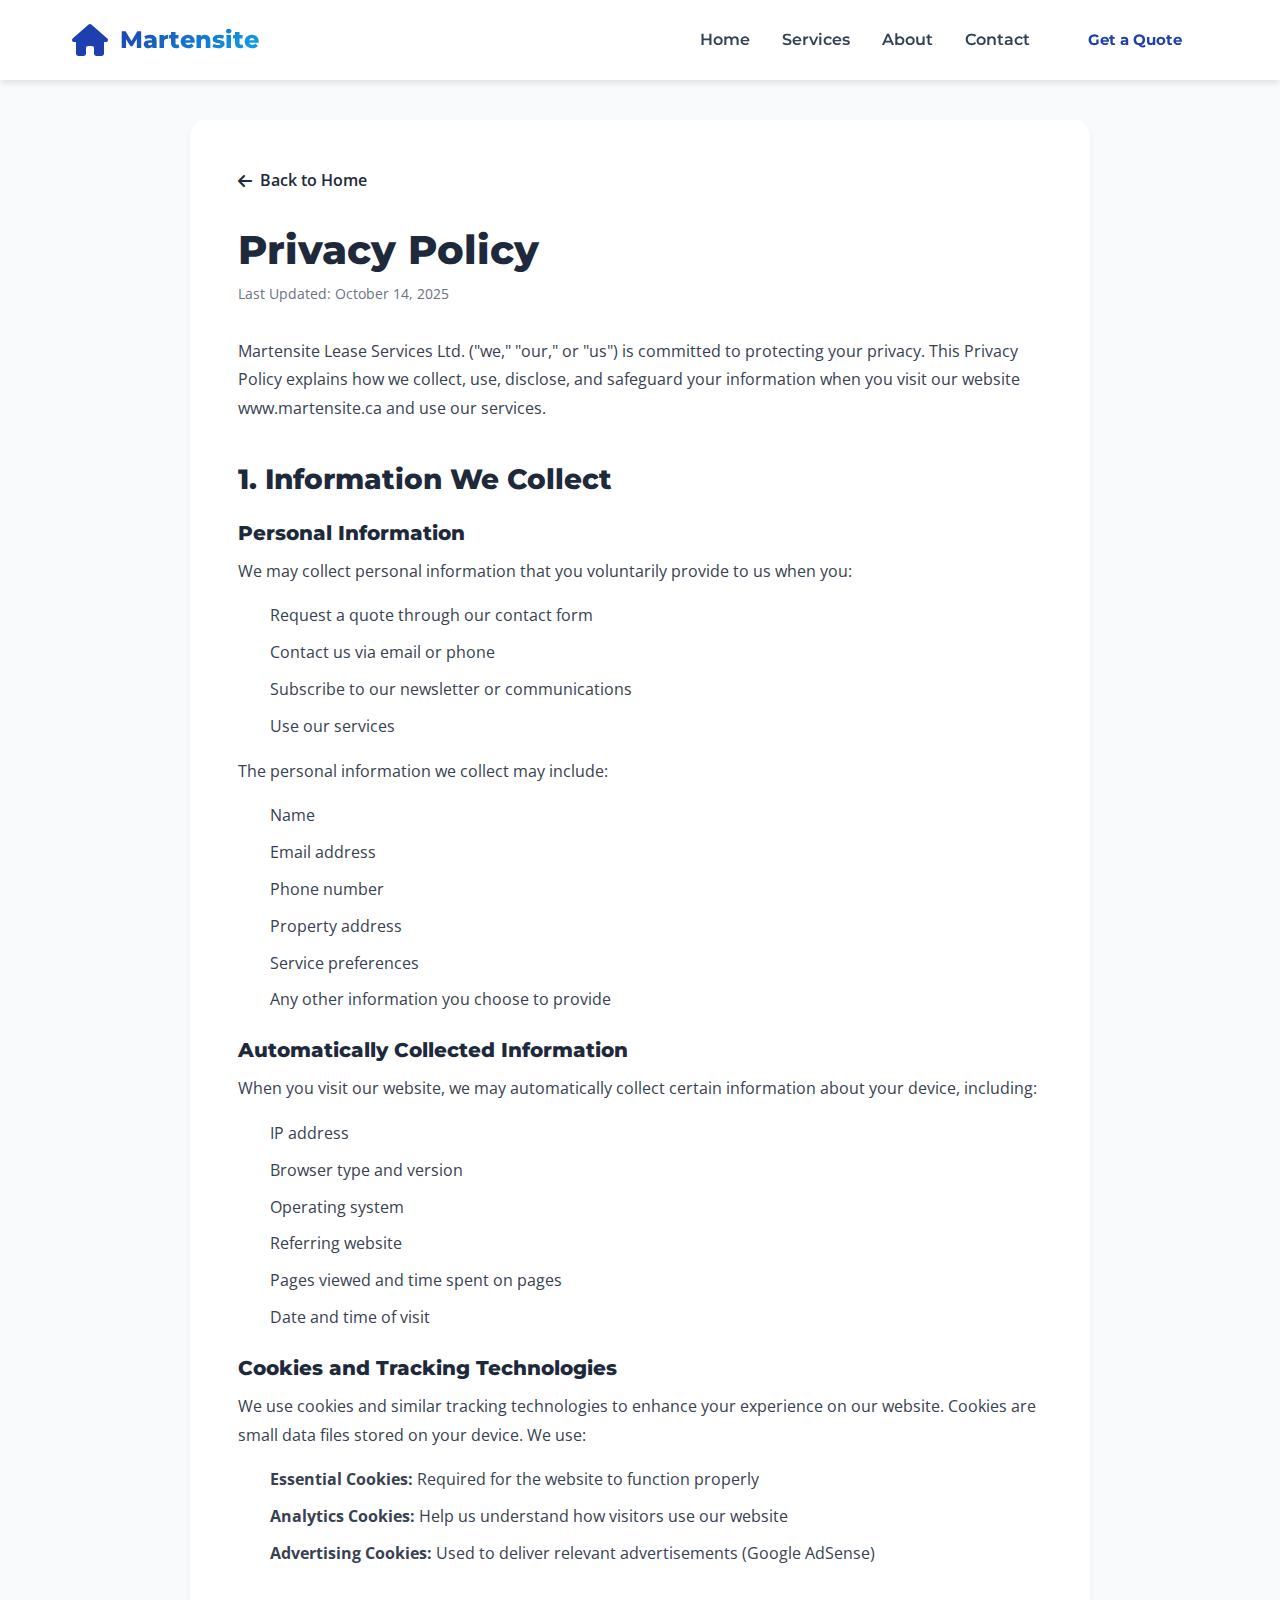
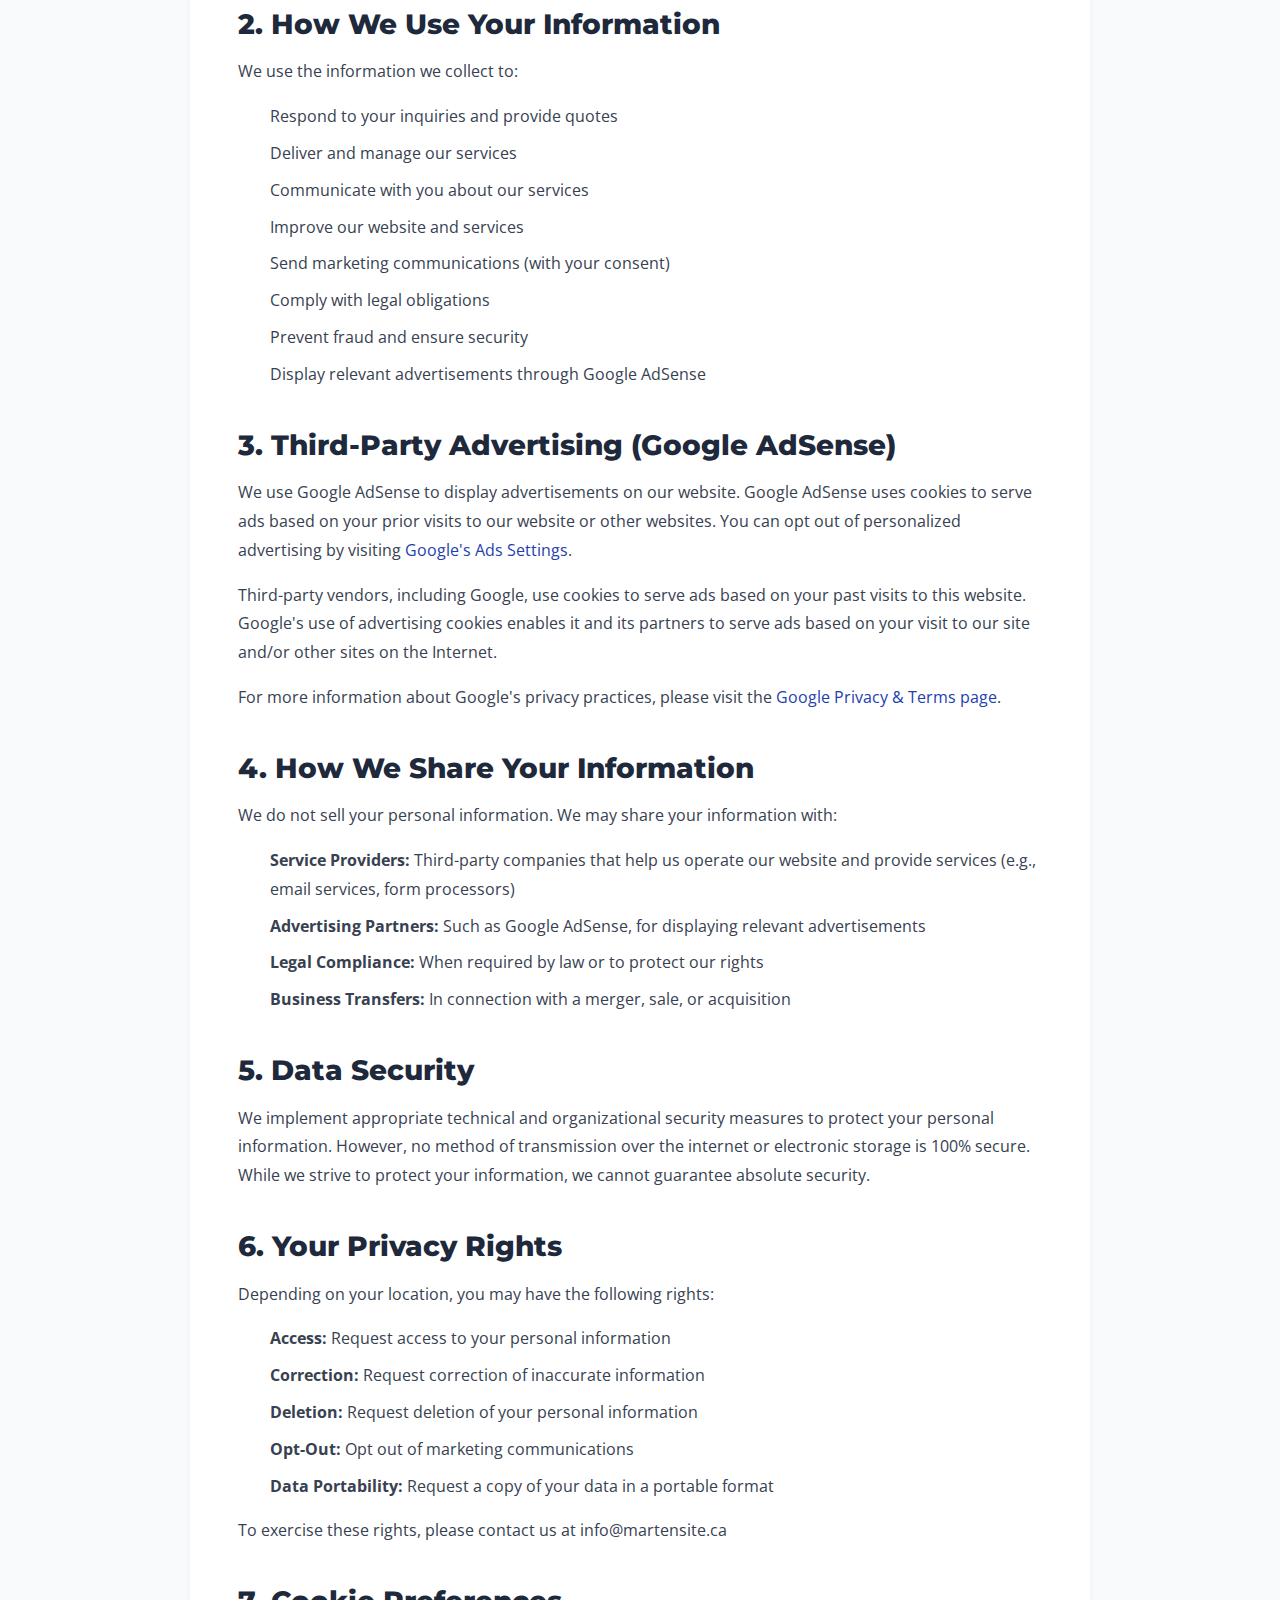
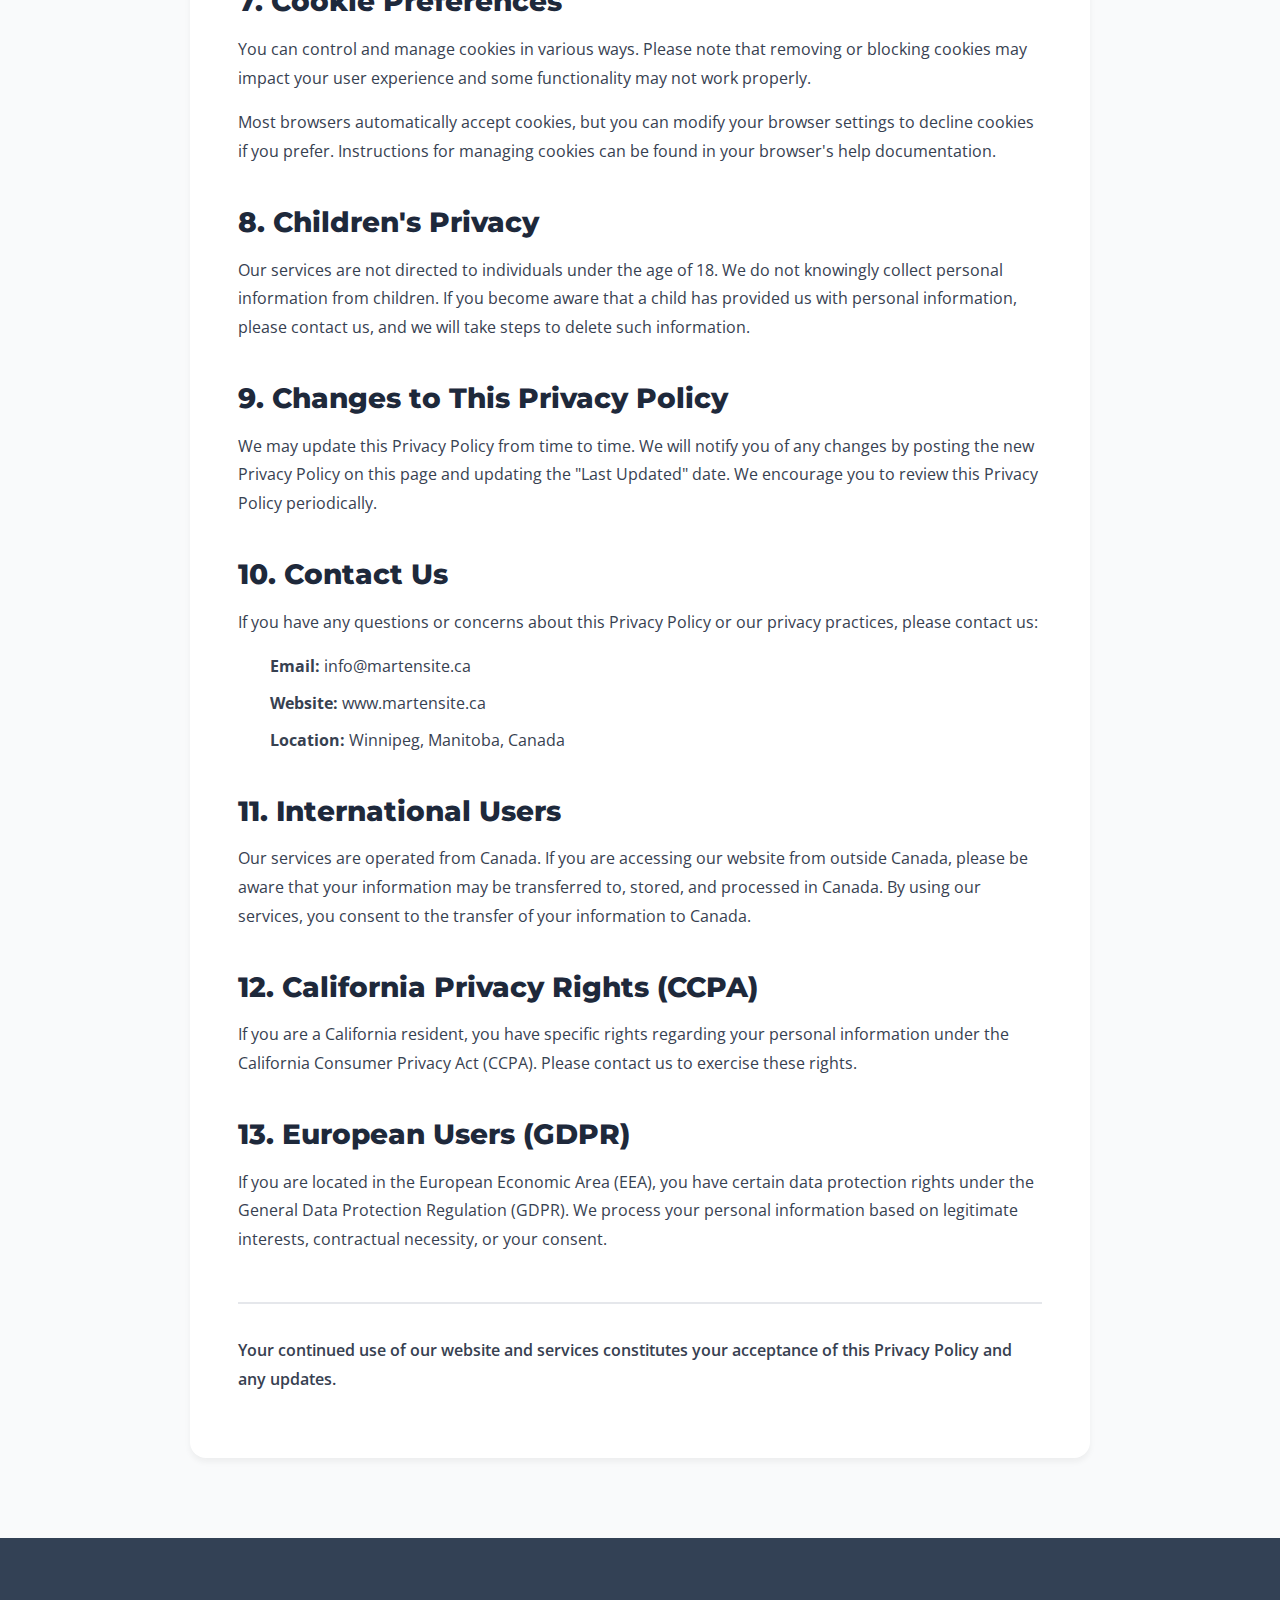
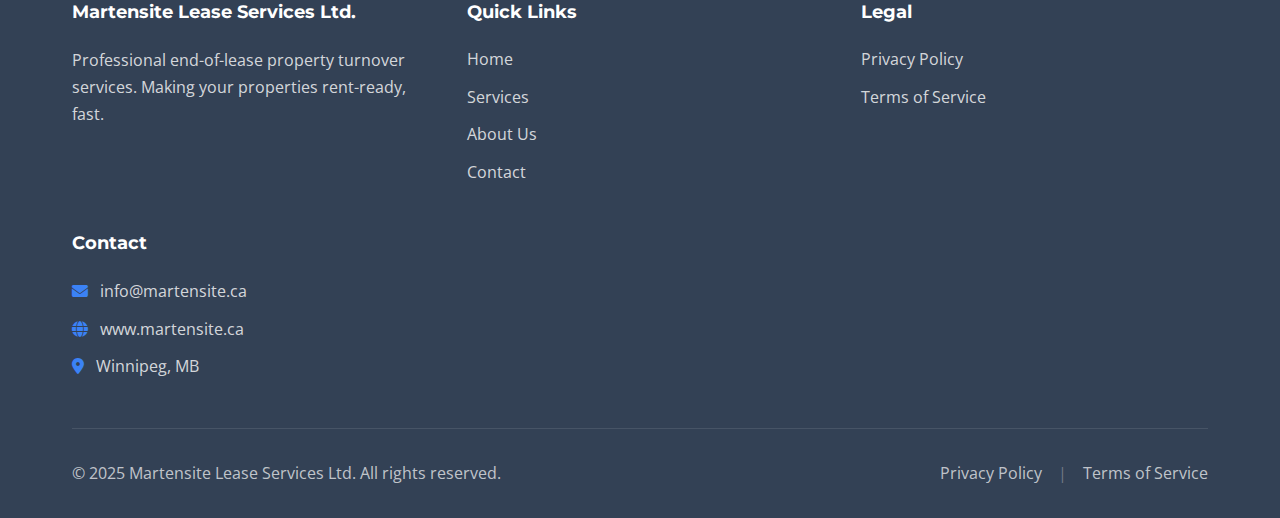
<file: privacy-policy.html>
<!DOCTYPE html>
<html lang="en">
<head>
    <meta charset="UTF-8">
    <meta name="viewport" content="width=device-width, initial-scale=1.0">
    <meta name="description" content="Privacy Policy for Martensite Lease Services Ltd. - How we collect, use, and protect your information.">
    <meta name="robots" content="index, follow">
    <title>Privacy Policy | Martensite Lease Services Ltd.</title>
    <link rel="stylesheet" href="styles/main.css">
    <link rel="stylesheet" href="styles/responsive.css">
    <link rel="stylesheet" href="https://cdnjs.cloudflare.com/ajax/libs/font-awesome/6.4.0/css/all.min.css">
    <link rel="preconnect" href="https://fonts.googleapis.com">
    <link rel="preconnect" href="https://fonts.gstatic.com" crossorigin>
    <link href="https://fonts.googleapis.com/css2?family=Montserrat:wght@400;600;700;800&family=Open+Sans:wght@400;600&display=swap" rel="stylesheet">
    <style>
        .legal-page {
            padding: 120px 0 80px;
            background-color: #f9fafb;
            min-height: 100vh;
        }
        .legal-content {
            max-width: 900px;
            margin: 0 auto;
            background: white;
            padding: 3rem;
            border-radius: 1rem;
            box-shadow: 0 4px 6px rgba(0, 0, 0, 0.05);
        }
        .legal-content h1 {
            font-family: var(--font-heading);
            font-size: 2.5rem;
            color: var(--color-primary);
            margin-bottom: 0.5rem;
        }
        .legal-content .last-updated {
            color: #6b7280;
            font-size: 0.9rem;
            margin-bottom: 2rem;
            display: block;
        }
        .legal-content h2 {
            font-family: var(--font-heading);
            font-size: 1.75rem;
            color: var(--color-secondary);
            margin-top: 2.5rem;
            margin-bottom: 1rem;
        }
        .legal-content h3 {
            font-family: var(--font-heading);
            font-size: 1.25rem;
            color: var(--color-secondary);
            margin-top: 1.5rem;
            margin-bottom: 0.75rem;
        }
        .legal-content p {
            line-height: 1.8;
            margin-bottom: 1rem;
            color: #374151;
        }
        .legal-content ul {
            margin: 1rem 0;
            padding-left: 2rem;
        }
        .legal-content li {
            line-height: 1.8;
            margin-bottom: 0.5rem;
            color: #374151;
        }
        .back-home {
            display: inline-flex;
            align-items: center;
            gap: 0.5rem;
            color: var(--color-primary);
            text-decoration: none;
            margin-bottom: 2rem;
            font-weight: 600;
            transition: gap 0.3s ease;
        }
        .back-home:hover {
            gap: 1rem;
        }
        @media (max-width: 768px) {
            .legal-content {
                padding: 2rem 1.5rem;
            }
            .legal-content h1 {
                font-size: 2rem;
            }
        }
    </style>
</head>
<body>
    <!-- Header & Navigation -->
    <header class="header" id="header">
        <nav class="navbar">
            <div class="container">
                <div class="nav-wrapper">
                    <div class="logo">
                        <i class="fas fa-home-lg-alt"></i>
                        <span class="logo-text">Martensite</span>
                    </div>
                    <button class="mobile-menu-toggle" id="mobileMenuToggle" aria-label="Toggle menu">
                        <span></span>
                        <span></span>
                        <span></span>
                    </button>
                    <ul class="nav-menu" id="navMenu">
                        <li><a href="index.html#home" class="nav-link">Home</a></li>
                        <li><a href="index.html#services" class="nav-link">Services</a></li>
                        <li><a href="index.html#about" class="nav-link">About</a></li>
                        <li><a href="index.html#contact" class="nav-link">Contact</a></li>
                        <li><a href="index.html#contact" class="btn btn-nav">Get a Quote</a></li>
                    </ul>
                </div>
            </div>
        </nav>
    </header>

    <!-- Privacy Policy Content -->
    <section class="legal-page">
        <div class="container">
            <div class="legal-content">
                <a href="index.html" class="back-home">
                    <i class="fas fa-arrow-left"></i>
                    Back to Home
                </a>

                <h1>Privacy Policy</h1>
                <span class="last-updated">Last Updated: October 14, 2025</span>

                <p>Martensite Lease Services Ltd. ("we," "our," or "us") is committed to protecting your privacy. This Privacy Policy explains how we collect, use, disclose, and safeguard your information when you visit our website www.martensite.ca and use our services.</p>

                <h2>1. Information We Collect</h2>

                <h3>Personal Information</h3>
                <p>We may collect personal information that you voluntarily provide to us when you:</p>
                <ul>
                    <li>Request a quote through our contact form</li>
                    <li>Contact us via email or phone</li>
                    <li>Subscribe to our newsletter or communications</li>
                    <li>Use our services</li>
                </ul>

                <p>The personal information we collect may include:</p>
                <ul>
                    <li>Name</li>
                    <li>Email address</li>
                    <li>Phone number</li>
                    <li>Property address</li>
                    <li>Service preferences</li>
                    <li>Any other information you choose to provide</li>
                </ul>

                <h3>Automatically Collected Information</h3>
                <p>When you visit our website, we may automatically collect certain information about your device, including:</p>
                <ul>
                    <li>IP address</li>
                    <li>Browser type and version</li>
                    <li>Operating system</li>
                    <li>Referring website</li>
                    <li>Pages viewed and time spent on pages</li>
                    <li>Date and time of visit</li>
                </ul>

                <h3>Cookies and Tracking Technologies</h3>
                <p>We use cookies and similar tracking technologies to enhance your experience on our website. Cookies are small data files stored on your device. We use:</p>
                <ul>
                    <li><strong>Essential Cookies:</strong> Required for the website to function properly</li>
                    <li><strong>Analytics Cookies:</strong> Help us understand how visitors use our website</li>
                    <li><strong>Advertising Cookies:</strong> Used to deliver relevant advertisements (Google AdSense)</li>
                </ul>

                <h2>2. How We Use Your Information</h2>
                <p>We use the information we collect to:</p>
                <ul>
                    <li>Respond to your inquiries and provide quotes</li>
                    <li>Deliver and manage our services</li>
                    <li>Communicate with you about our services</li>
                    <li>Improve our website and services</li>
                    <li>Send marketing communications (with your consent)</li>
                    <li>Comply with legal obligations</li>
                    <li>Prevent fraud and ensure security</li>
                    <li>Display relevant advertisements through Google AdSense</li>
                </ul>

                <h2>3. Third-Party Advertising (Google AdSense)</h2>
                <p>We use Google AdSense to display advertisements on our website. Google AdSense uses cookies to serve ads based on your prior visits to our website or other websites. You can opt out of personalized advertising by visiting <a href="https://www.google.com/settings/ads" target="_blank" rel="noopener noreferrer">Google's Ads Settings</a>.</p>

                <p>Third-party vendors, including Google, use cookies to serve ads based on your past visits to this website. Google's use of advertising cookies enables it and its partners to serve ads based on your visit to our site and/or other sites on the Internet.</p>

                <p>For more information about Google's privacy practices, please visit the <a href="https://policies.google.com/technologies/partner-sites" target="_blank" rel="noopener noreferrer">Google Privacy & Terms page</a>.</p>

                <h2>4. How We Share Your Information</h2>
                <p>We do not sell your personal information. We may share your information with:</p>
                <ul>
                    <li><strong>Service Providers:</strong> Third-party companies that help us operate our website and provide services (e.g., email services, form processors)</li>
                    <li><strong>Advertising Partners:</strong> Such as Google AdSense, for displaying relevant advertisements</li>
                    <li><strong>Legal Compliance:</strong> When required by law or to protect our rights</li>
                    <li><strong>Business Transfers:</strong> In connection with a merger, sale, or acquisition</li>
                </ul>

                <h2>5. Data Security</h2>
                <p>We implement appropriate technical and organizational security measures to protect your personal information. However, no method of transmission over the internet or electronic storage is 100% secure. While we strive to protect your information, we cannot guarantee absolute security.</p>

                <h2>6. Your Privacy Rights</h2>
                <p>Depending on your location, you may have the following rights:</p>
                <ul>
                    <li><strong>Access:</strong> Request access to your personal information</li>
                    <li><strong>Correction:</strong> Request correction of inaccurate information</li>
                    <li><strong>Deletion:</strong> Request deletion of your personal information</li>
                    <li><strong>Opt-Out:</strong> Opt out of marketing communications</li>
                    <li><strong>Data Portability:</strong> Request a copy of your data in a portable format</li>
                </ul>

                <p>To exercise these rights, please contact us at info@martensite.ca</p>

                <h2>7. Cookie Preferences</h2>
                <p>You can control and manage cookies in various ways. Please note that removing or blocking cookies may impact your user experience and some functionality may not work properly.</p>

                <p>Most browsers automatically accept cookies, but you can modify your browser settings to decline cookies if you prefer. Instructions for managing cookies can be found in your browser's help documentation.</p>

                <h2>8. Children's Privacy</h2>
                <p>Our services are not directed to individuals under the age of 18. We do not knowingly collect personal information from children. If you become aware that a child has provided us with personal information, please contact us, and we will take steps to delete such information.</p>

                <h2>9. Changes to This Privacy Policy</h2>
                <p>We may update this Privacy Policy from time to time. We will notify you of any changes by posting the new Privacy Policy on this page and updating the "Last Updated" date. We encourage you to review this Privacy Policy periodically.</p>

                <h2>10. Contact Us</h2>
                <p>If you have any questions or concerns about this Privacy Policy or our privacy practices, please contact us:</p>
                <ul>
                    <li><strong>Email:</strong> info@martensite.ca</li>
                    <li><strong>Website:</strong> www.martensite.ca</li>
                    <li><strong>Location:</strong> Winnipeg, Manitoba, Canada</li>
                </ul>

                <h2>11. International Users</h2>
                <p>Our services are operated from Canada. If you are accessing our website from outside Canada, please be aware that your information may be transferred to, stored, and processed in Canada. By using our services, you consent to the transfer of your information to Canada.</p>

                <h2>12. California Privacy Rights (CCPA)</h2>
                <p>If you are a California resident, you have specific rights regarding your personal information under the California Consumer Privacy Act (CCPA). Please contact us to exercise these rights.</p>

                <h2>13. European Users (GDPR)</h2>
                <p>If you are located in the European Economic Area (EEA), you have certain data protection rights under the General Data Protection Regulation (GDPR). We process your personal information based on legitimate interests, contractual necessity, or your consent.</p>

                <div style="margin-top: 3rem; padding-top: 2rem; border-top: 2px solid #e5e7eb;">
                    <p style="font-weight: 600;">Your continued use of our website and services constitutes your acceptance of this Privacy Policy and any updates.</p>
                </div>
            </div>
        </div>
    </section>

    <!-- Footer -->
    <footer class="footer">
        <div class="container">
            <div class="footer-grid">
                <div class="footer-col">
                    <h4 class="footer-title">Martensite Lease Services Ltd.</h4>
                    <p class="footer-text">
                        Professional end-of-lease property turnover services. Making your properties rent-ready, fast.
                    </p>
                </div>

                <div class="footer-col">
                    <h4 class="footer-title">Quick Links</h4>
                    <ul class="footer-links">
                        <li><a href="index.html#home">Home</a></li>
                        <li><a href="index.html#services">Services</a></li>
                        <li><a href="index.html#about">About Us</a></li>
                        <li><a href="index.html#contact">Contact</a></li>
                    </ul>
                </div>

                <div class="footer-col">
                    <h4 class="footer-title">Legal</h4>
                    <ul class="footer-links">
                        <li><a href="privacy-policy.html">Privacy Policy</a></li>
                        <li><a href="terms-of-service.html">Terms of Service</a></li>
                    </ul>
                </div>

                <div class="footer-col">
                    <h4 class="footer-title">Contact</h4>
                    <ul class="footer-links">
                        <li><i class="fas fa-envelope"></i> info@martensite.ca</li>
                        <li><i class="fas fa-globe"></i> www.martensite.ca</li>
                        <li><i class="fas fa-map-marker-alt"></i> Winnipeg, MB</li>
                    </ul>
                </div>
            </div>

            <div class="footer-bottom">
                <p>&copy; 2025 Martensite Lease Services Ltd. All rights reserved.</p>
                <div class="footer-bottom-links">
                    <a href="privacy-policy.html">Privacy Policy</a>
                    <span>|</span>
                    <a href="terms-of-service.html">Terms of Service</a>
                </div>
            </div>
        </div>
    </footer>

    <!-- Scripts -->
    <script src="scripts/main.js"></script>
</body>
</html>
</file>
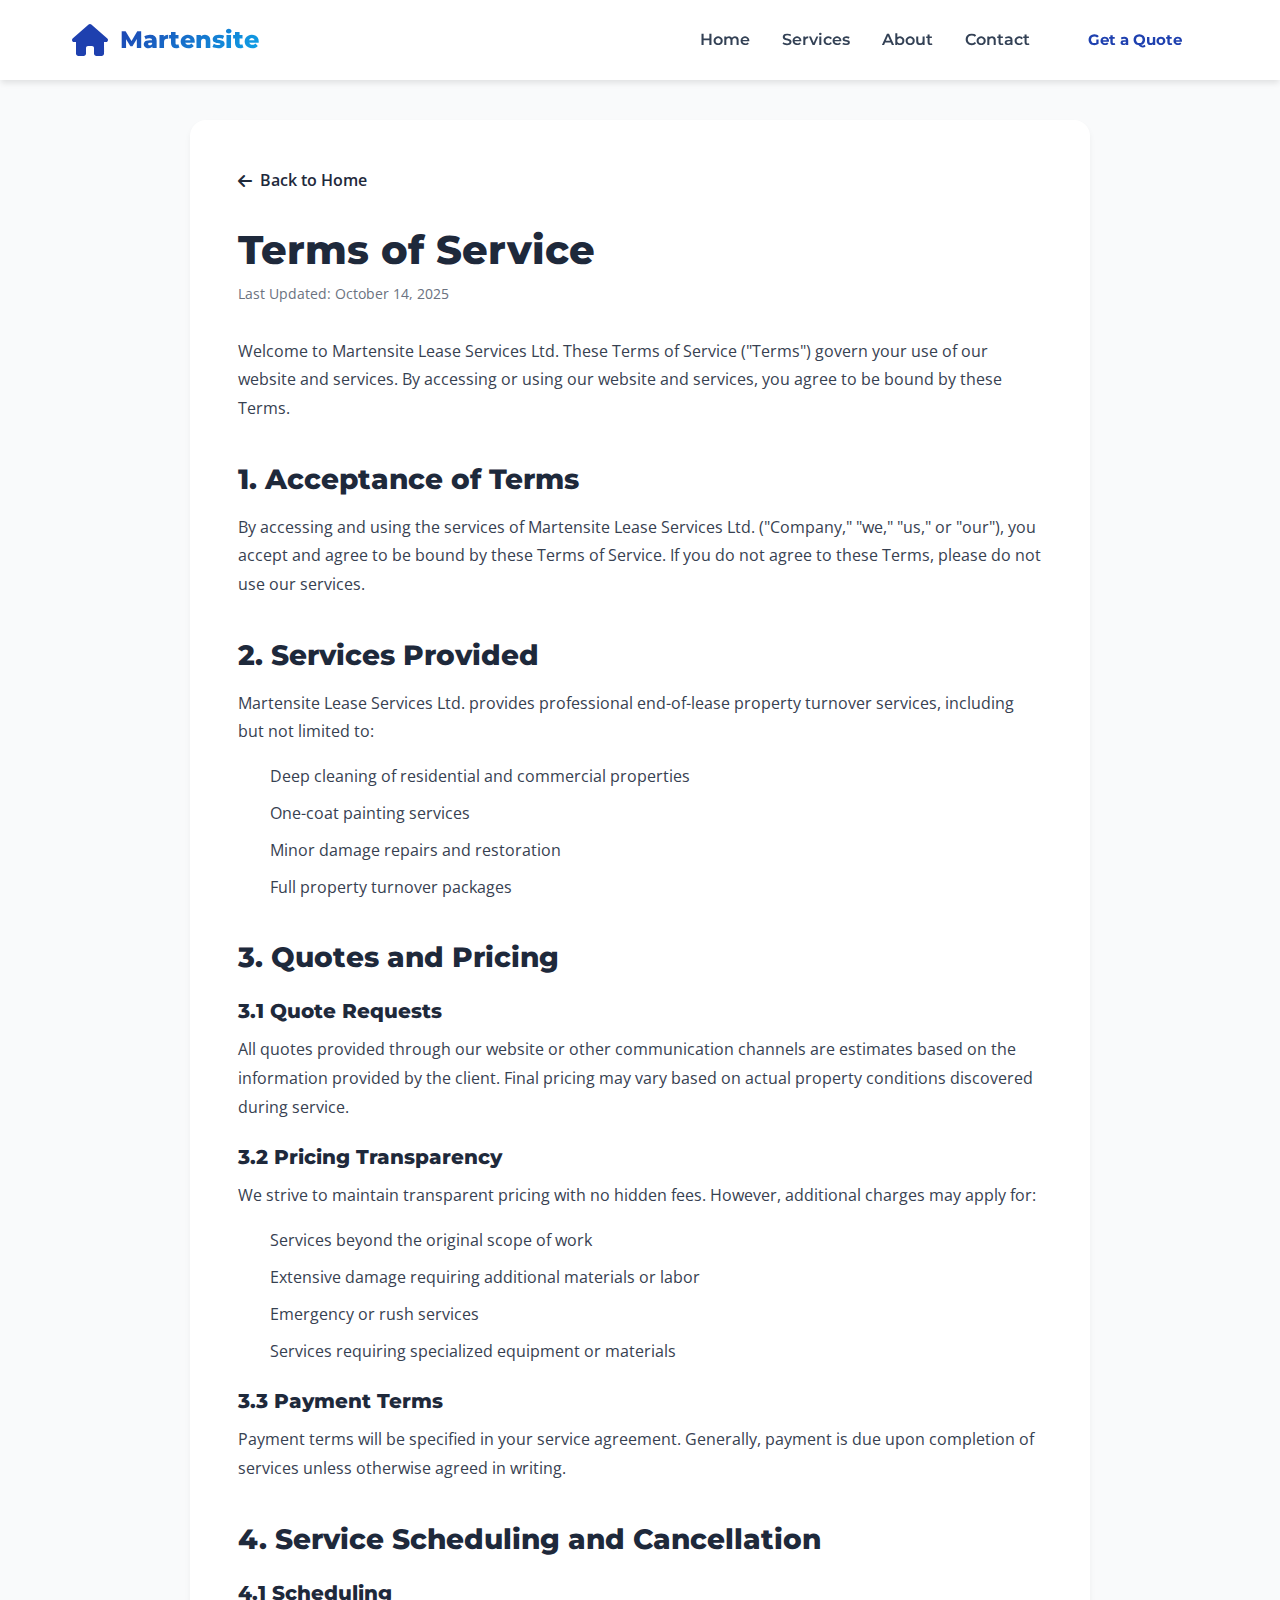
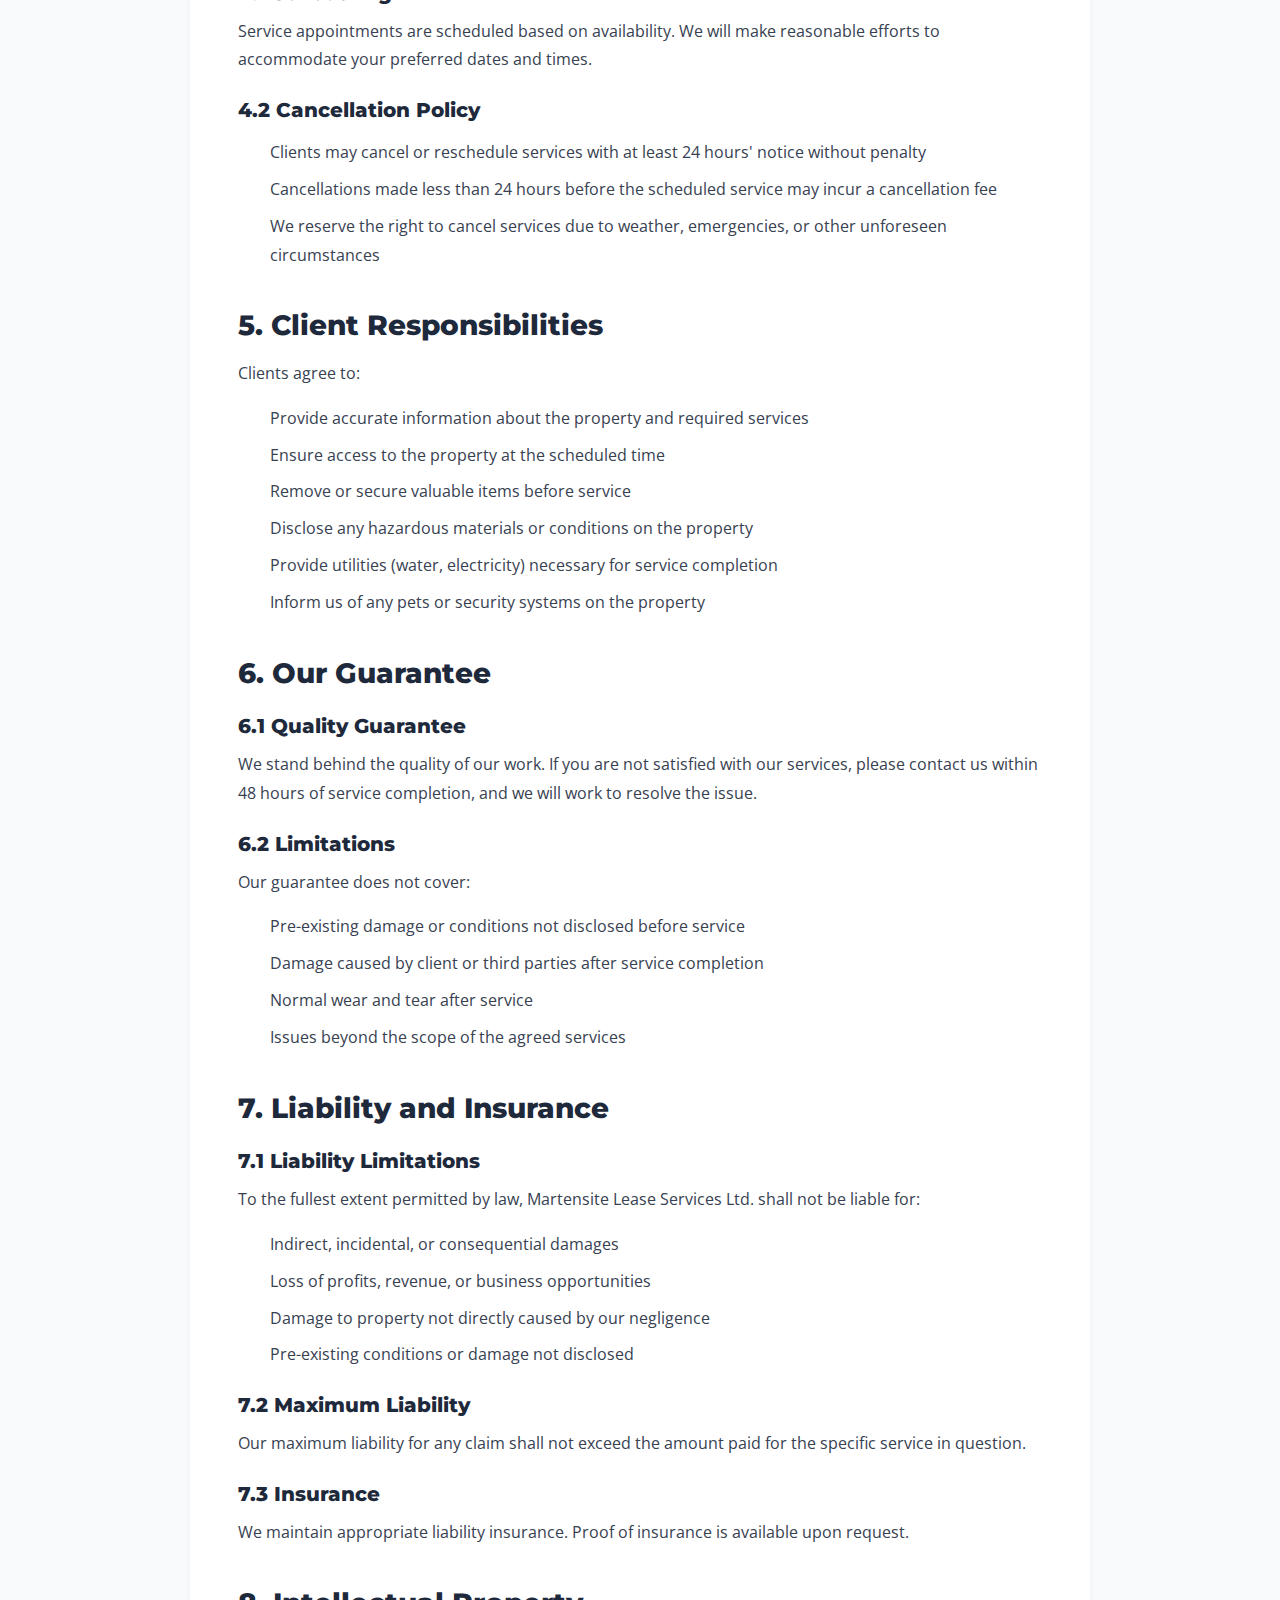
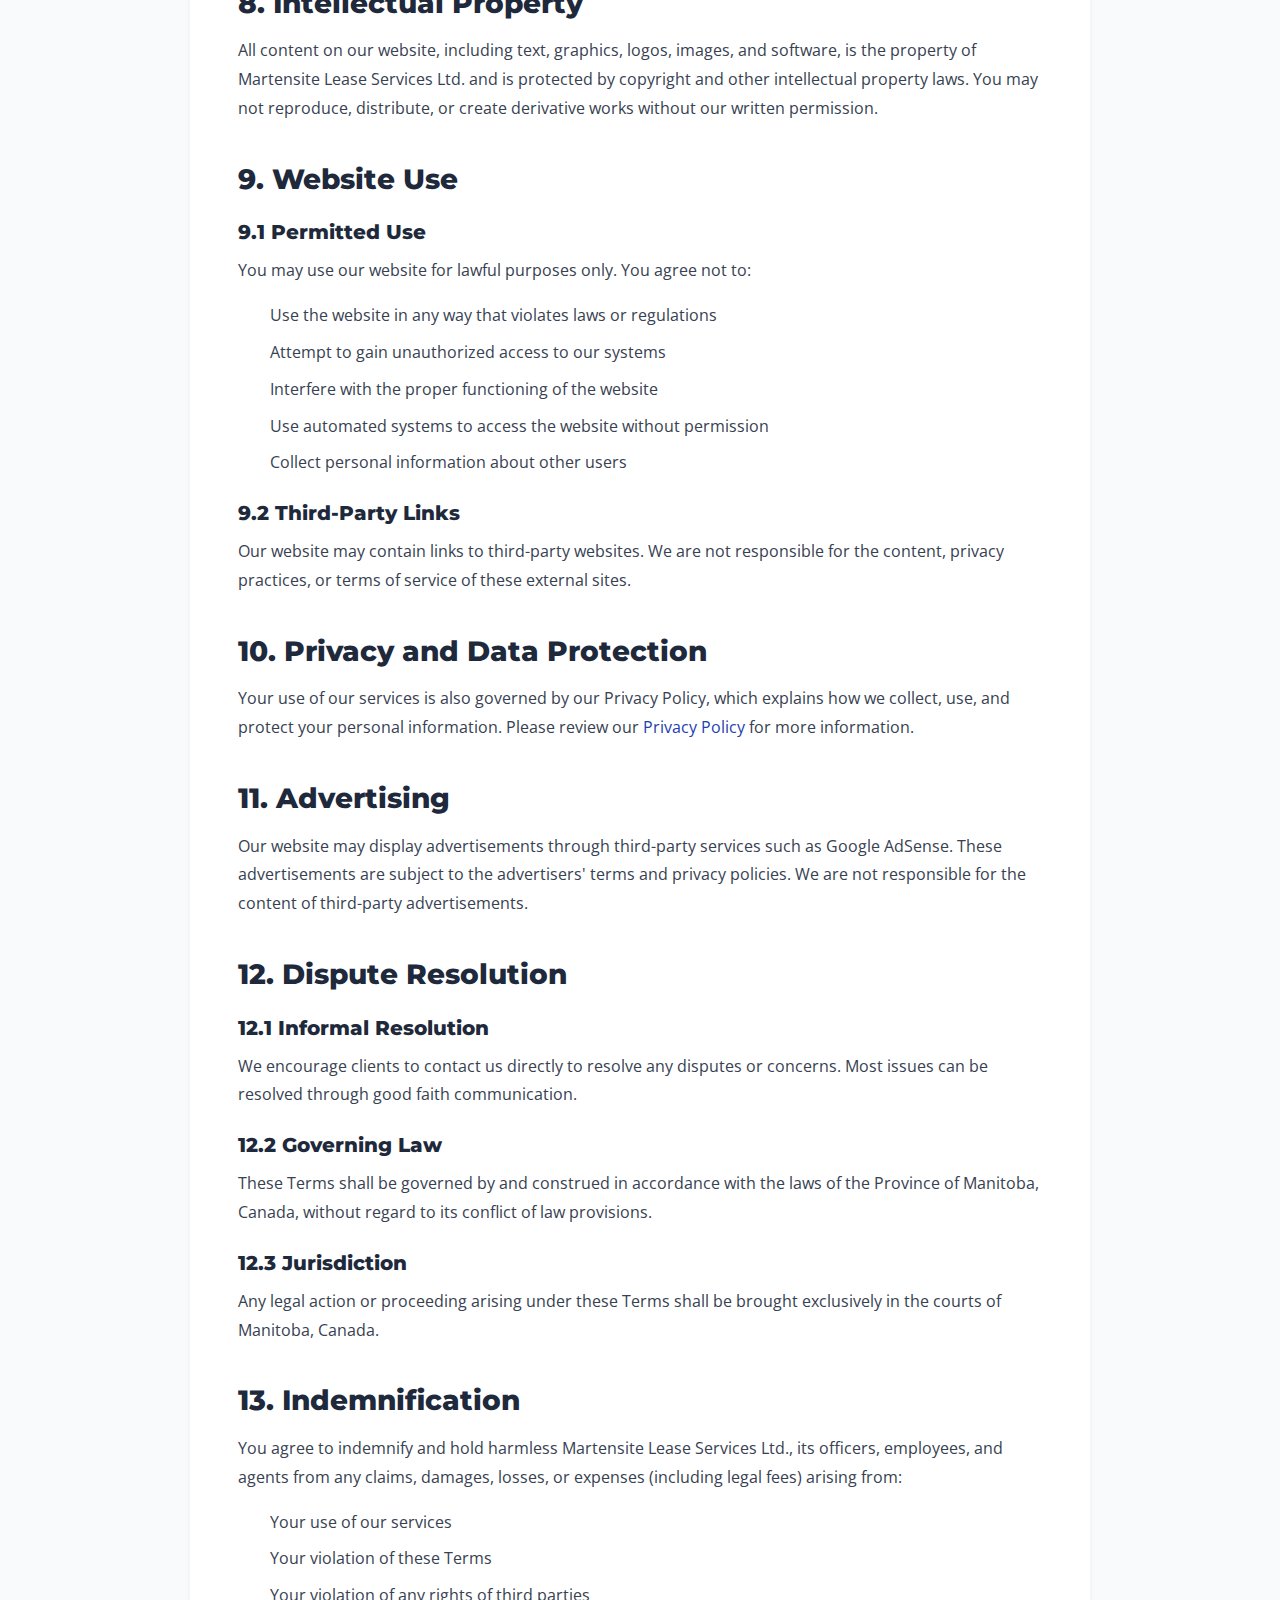
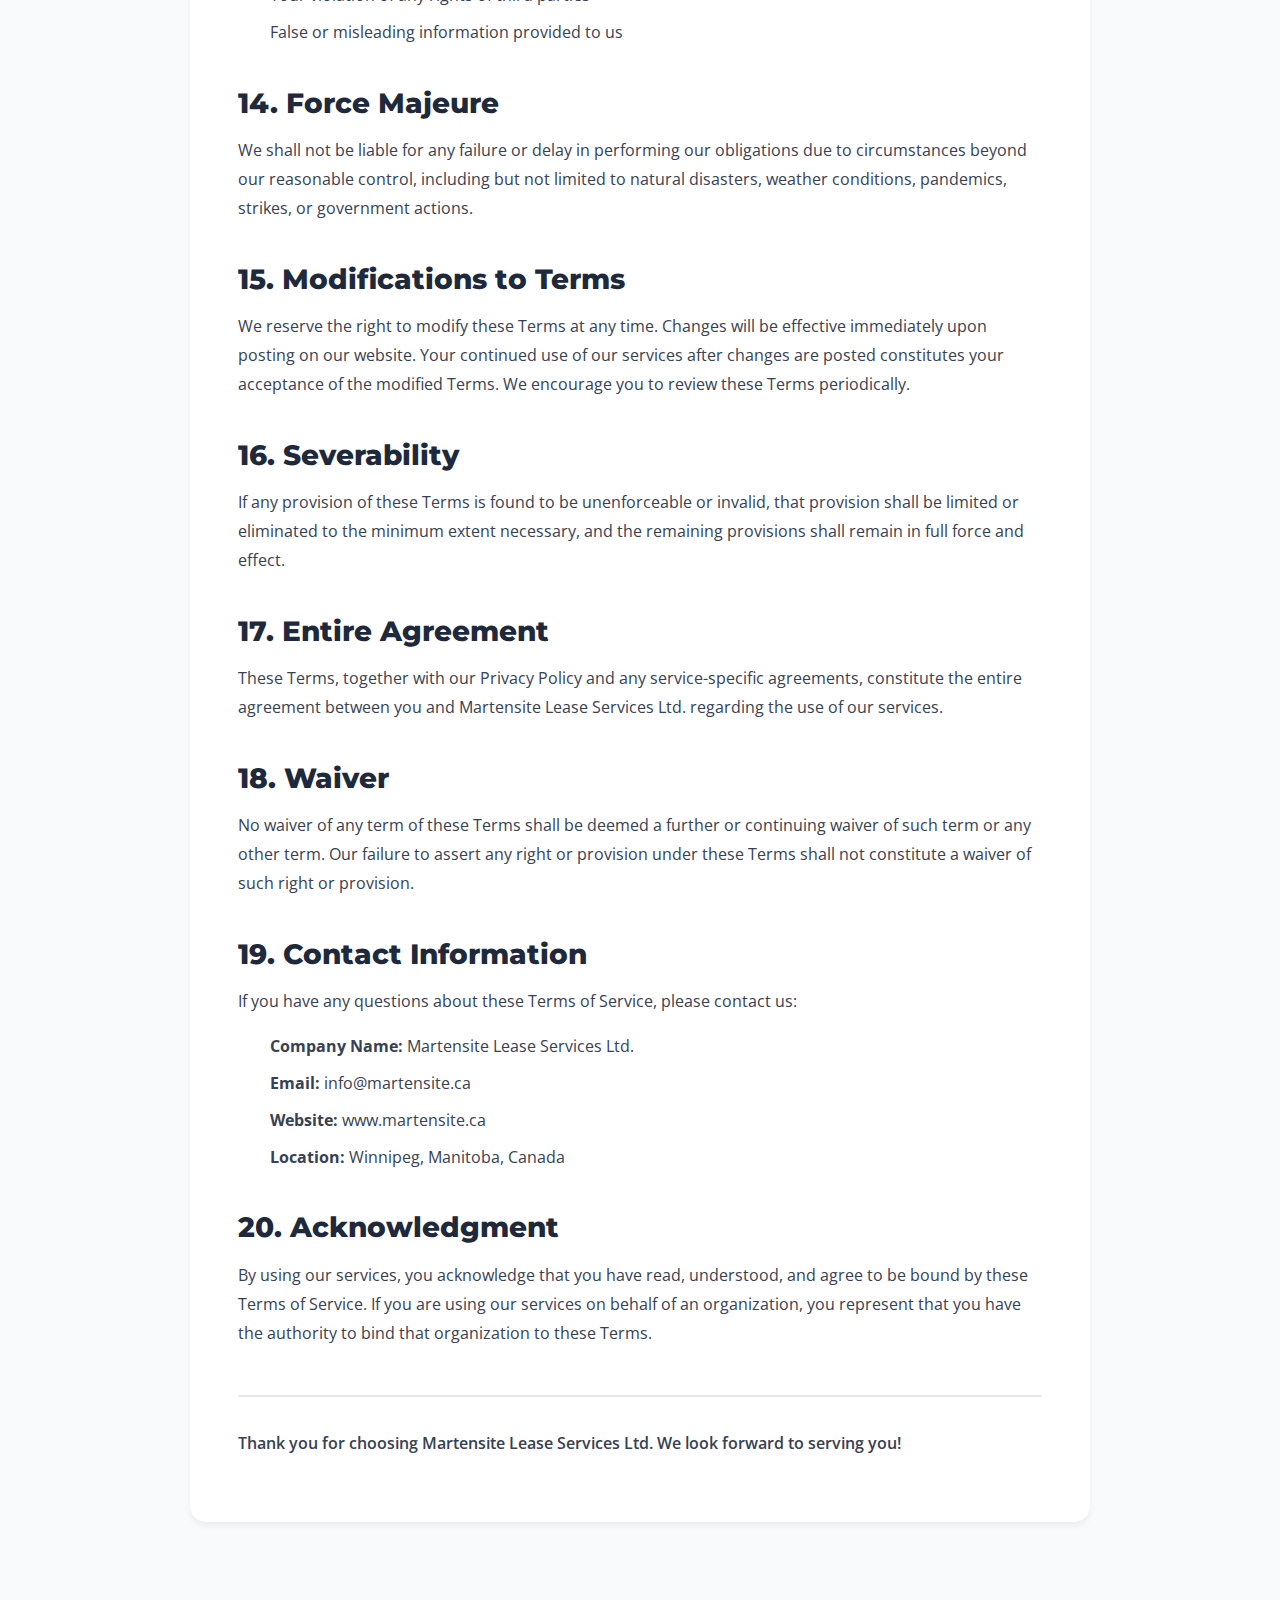
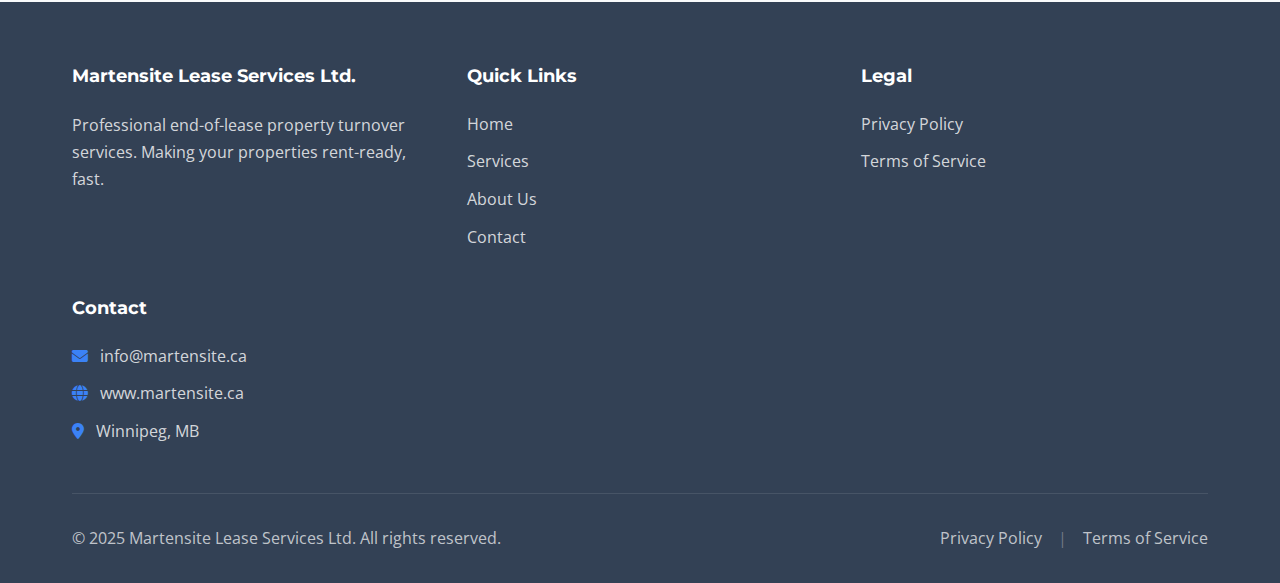
<file: terms-of-service.html>
<!DOCTYPE html>
<html lang="en">
<head>
    <meta charset="UTF-8">
    <meta name="viewport" content="width=device-width, initial-scale=1.0">
    <meta name="description" content="Terms of Service for Martensite Lease Services Ltd. - Terms and conditions for using our services.">
    <meta name="robots" content="index, follow">
    <title>Terms of Service | Martensite Lease Services Ltd.</title>
    <link rel="stylesheet" href="styles/main.css">
    <link rel="stylesheet" href="styles/responsive.css">
    <link rel="stylesheet" href="https://cdnjs.cloudflare.com/ajax/libs/font-awesome/6.4.0/css/all.min.css">
    <link rel="preconnect" href="https://fonts.googleapis.com">
    <link rel="preconnect" href="https://fonts.gstatic.com" crossorigin>
    <link href="https://fonts.googleapis.com/css2?family=Montserrat:wght@400;600;700;800&family=Open+Sans:wght@400;600&display=swap" rel="stylesheet">
    <style>
        .legal-page {
            padding: 120px 0 80px;
            background-color: #f9fafb;
            min-height: 100vh;
        }
        .legal-content {
            max-width: 900px;
            margin: 0 auto;
            background: white;
            padding: 3rem;
            border-radius: 1rem;
            box-shadow: 0 4px 6px rgba(0, 0, 0, 0.05);
        }
        .legal-content h1 {
            font-family: var(--font-heading);
            font-size: 2.5rem;
            color: var(--color-primary);
            margin-bottom: 0.5rem;
        }
        .legal-content .last-updated {
            color: #6b7280;
            font-size: 0.9rem;
            margin-bottom: 2rem;
            display: block;
        }
        .legal-content h2 {
            font-family: var(--font-heading);
            font-size: 1.75rem;
            color: var(--color-secondary);
            margin-top: 2.5rem;
            margin-bottom: 1rem;
        }
        .legal-content h3 {
            font-family: var(--font-heading);
            font-size: 1.25rem;
            color: var(--color-secondary);
            margin-top: 1.5rem;
            margin-bottom: 0.75rem;
        }
        .legal-content p {
            line-height: 1.8;
            margin-bottom: 1rem;
            color: #374151;
        }
        .legal-content ul {
            margin: 1rem 0;
            padding-left: 2rem;
        }
        .legal-content li {
            line-height: 1.8;
            margin-bottom: 0.5rem;
            color: #374151;
        }
        .back-home {
            display: inline-flex;
            align-items: center;
            gap: 0.5rem;
            color: var(--color-primary);
            text-decoration: none;
            margin-bottom: 2rem;
            font-weight: 600;
            transition: gap 0.3s ease;
        }
        .back-home:hover {
            gap: 1rem;
        }
        @media (max-width: 768px) {
            .legal-content {
                padding: 2rem 1.5rem;
            }
            .legal-content h1 {
                font-size: 2rem;
            }
        }
    </style>
</head>
<body>
    <!-- Header & Navigation -->
    <header class="header" id="header">
        <nav class="navbar">
            <div class="container">
                <div class="nav-wrapper">
                    <div class="logo">
                        <i class="fas fa-home-lg-alt"></i>
                        <span class="logo-text">Martensite</span>
                    </div>
                    <button class="mobile-menu-toggle" id="mobileMenuToggle" aria-label="Toggle menu">
                        <span></span>
                        <span></span>
                        <span></span>
                    </button>
                    <ul class="nav-menu" id="navMenu">
                        <li><a href="index.html#home" class="nav-link">Home</a></li>
                        <li><a href="index.html#services" class="nav-link">Services</a></li>
                        <li><a href="index.html#about" class="nav-link">About</a></li>
                        <li><a href="index.html#contact" class="nav-link">Contact</a></li>
                        <li><a href="index.html#contact" class="btn btn-nav">Get a Quote</a></li>
                    </ul>
                </div>
            </div>
        </nav>
    </header>

    <!-- Terms of Service Content -->
    <section class="legal-page">
        <div class="container">
            <div class="legal-content">
                <a href="index.html" class="back-home">
                    <i class="fas fa-arrow-left"></i>
                    Back to Home
                </a>

                <h1>Terms of Service</h1>
                <span class="last-updated">Last Updated: October 14, 2025</span>

                <p>Welcome to Martensite Lease Services Ltd. These Terms of Service ("Terms") govern your use of our website and services. By accessing or using our website and services, you agree to be bound by these Terms.</p>

                <h2>1. Acceptance of Terms</h2>
                <p>By accessing and using the services of Martensite Lease Services Ltd. ("Company," "we," "us," or "our"), you accept and agree to be bound by these Terms of Service. If you do not agree to these Terms, please do not use our services.</p>

                <h2>2. Services Provided</h2>
                <p>Martensite Lease Services Ltd. provides professional end-of-lease property turnover services, including but not limited to:</p>
                <ul>
                    <li>Deep cleaning of residential and commercial properties</li>
                    <li>One-coat painting services</li>
                    <li>Minor damage repairs and restoration</li>
                    <li>Full property turnover packages</li>
                </ul>

                <h2>3. Quotes and Pricing</h2>
                <h3>3.1 Quote Requests</h3>
                <p>All quotes provided through our website or other communication channels are estimates based on the information provided by the client. Final pricing may vary based on actual property conditions discovered during service.</p>

                <h3>3.2 Pricing Transparency</h3>
                <p>We strive to maintain transparent pricing with no hidden fees. However, additional charges may apply for:</p>
                <ul>
                    <li>Services beyond the original scope of work</li>
                    <li>Extensive damage requiring additional materials or labor</li>
                    <li>Emergency or rush services</li>
                    <li>Services requiring specialized equipment or materials</li>
                </ul>

                <h3>3.3 Payment Terms</h3>
                <p>Payment terms will be specified in your service agreement. Generally, payment is due upon completion of services unless otherwise agreed in writing.</p>

                <h2>4. Service Scheduling and Cancellation</h2>
                <h3>4.1 Scheduling</h3>
                <p>Service appointments are scheduled based on availability. We will make reasonable efforts to accommodate your preferred dates and times.</p>

                <h3>4.2 Cancellation Policy</h3>
                <ul>
                    <li>Clients may cancel or reschedule services with at least 24 hours' notice without penalty</li>
                    <li>Cancellations made less than 24 hours before the scheduled service may incur a cancellation fee</li>
                    <li>We reserve the right to cancel services due to weather, emergencies, or other unforeseen circumstances</li>
                </ul>

                <h2>5. Client Responsibilities</h2>
                <p>Clients agree to:</p>
                <ul>
                    <li>Provide accurate information about the property and required services</li>
                    <li>Ensure access to the property at the scheduled time</li>
                    <li>Remove or secure valuable items before service</li>
                    <li>Disclose any hazardous materials or conditions on the property</li>
                    <li>Provide utilities (water, electricity) necessary for service completion</li>
                    <li>Inform us of any pets or security systems on the property</li>
                </ul>

                <h2>6. Our Guarantee</h2>
                <h3>6.1 Quality Guarantee</h3>
                <p>We stand behind the quality of our work. If you are not satisfied with our services, please contact us within 48 hours of service completion, and we will work to resolve the issue.</p>

                <h3>6.2 Limitations</h3>
                <p>Our guarantee does not cover:</p>
                <ul>
                    <li>Pre-existing damage or conditions not disclosed before service</li>
                    <li>Damage caused by client or third parties after service completion</li>
                    <li>Normal wear and tear after service</li>
                    <li>Issues beyond the scope of the agreed services</li>
                </ul>

                <h2>7. Liability and Insurance</h2>
                <h3>7.1 Liability Limitations</h3>
                <p>To the fullest extent permitted by law, Martensite Lease Services Ltd. shall not be liable for:</p>
                <ul>
                    <li>Indirect, incidental, or consequential damages</li>
                    <li>Loss of profits, revenue, or business opportunities</li>
                    <li>Damage to property not directly caused by our negligence</li>
                    <li>Pre-existing conditions or damage not disclosed</li>
                </ul>

                <h3>7.2 Maximum Liability</h3>
                <p>Our maximum liability for any claim shall not exceed the amount paid for the specific service in question.</p>

                <h3>7.3 Insurance</h3>
                <p>We maintain appropriate liability insurance. Proof of insurance is available upon request.</p>

                <h2>8. Intellectual Property</h2>
                <p>All content on our website, including text, graphics, logos, images, and software, is the property of Martensite Lease Services Ltd. and is protected by copyright and other intellectual property laws. You may not reproduce, distribute, or create derivative works without our written permission.</p>

                <h2>9. Website Use</h2>
                <h3>9.1 Permitted Use</h3>
                <p>You may use our website for lawful purposes only. You agree not to:</p>
                <ul>
                    <li>Use the website in any way that violates laws or regulations</li>
                    <li>Attempt to gain unauthorized access to our systems</li>
                    <li>Interfere with the proper functioning of the website</li>
                    <li>Use automated systems to access the website without permission</li>
                    <li>Collect personal information about other users</li>
                </ul>

                <h3>9.2 Third-Party Links</h3>
                <p>Our website may contain links to third-party websites. We are not responsible for the content, privacy practices, or terms of service of these external sites.</p>

                <h2>10. Privacy and Data Protection</h2>
                <p>Your use of our services is also governed by our Privacy Policy, which explains how we collect, use, and protect your personal information. Please review our <a href="privacy-policy.html">Privacy Policy</a> for more information.</p>

                <h2>11. Advertising</h2>
                <p>Our website may display advertisements through third-party services such as Google AdSense. These advertisements are subject to the advertisers' terms and privacy policies. We are not responsible for the content of third-party advertisements.</p>

                <h2>12. Dispute Resolution</h2>
                <h3>12.1 Informal Resolution</h3>
                <p>We encourage clients to contact us directly to resolve any disputes or concerns. Most issues can be resolved through good faith communication.</p>

                <h3>12.2 Governing Law</h3>
                <p>These Terms shall be governed by and construed in accordance with the laws of the Province of Manitoba, Canada, without regard to its conflict of law provisions.</p>

                <h3>12.3 Jurisdiction</h3>
                <p>Any legal action or proceeding arising under these Terms shall be brought exclusively in the courts of Manitoba, Canada.</p>

                <h2>13. Indemnification</h2>
                <p>You agree to indemnify and hold harmless Martensite Lease Services Ltd., its officers, employees, and agents from any claims, damages, losses, or expenses (including legal fees) arising from:</p>
                <ul>
                    <li>Your use of our services</li>
                    <li>Your violation of these Terms</li>
                    <li>Your violation of any rights of third parties</li>
                    <li>False or misleading information provided to us</li>
                </ul>

                <h2>14. Force Majeure</h2>
                <p>We shall not be liable for any failure or delay in performing our obligations due to circumstances beyond our reasonable control, including but not limited to natural disasters, weather conditions, pandemics, strikes, or government actions.</p>

                <h2>15. Modifications to Terms</h2>
                <p>We reserve the right to modify these Terms at any time. Changes will be effective immediately upon posting on our website. Your continued use of our services after changes are posted constitutes your acceptance of the modified Terms. We encourage you to review these Terms periodically.</p>

                <h2>16. Severability</h2>
                <p>If any provision of these Terms is found to be unenforceable or invalid, that provision shall be limited or eliminated to the minimum extent necessary, and the remaining provisions shall remain in full force and effect.</p>

                <h2>17. Entire Agreement</h2>
                <p>These Terms, together with our Privacy Policy and any service-specific agreements, constitute the entire agreement between you and Martensite Lease Services Ltd. regarding the use of our services.</p>

                <h2>18. Waiver</h2>
                <p>No waiver of any term of these Terms shall be deemed a further or continuing waiver of such term or any other term. Our failure to assert any right or provision under these Terms shall not constitute a waiver of such right or provision.</p>

                <h2>19. Contact Information</h2>
                <p>If you have any questions about these Terms of Service, please contact us:</p>
                <ul>
                    <li><strong>Company Name:</strong> Martensite Lease Services Ltd.</li>
                    <li><strong>Email:</strong> info@martensite.ca</li>
                    <li><strong>Website:</strong> www.martensite.ca</li>
                    <li><strong>Location:</strong> Winnipeg, Manitoba, Canada</li>
                </ul>

                <h2>20. Acknowledgment</h2>
                <p>By using our services, you acknowledge that you have read, understood, and agree to be bound by these Terms of Service. If you are using our services on behalf of an organization, you represent that you have the authority to bind that organization to these Terms.</p>

                <div style="margin-top: 3rem; padding-top: 2rem; border-top: 2px solid #e5e7eb;">
                    <p style="font-weight: 600;">Thank you for choosing Martensite Lease Services Ltd. We look forward to serving you!</p>
                </div>
            </div>
        </div>
    </section>

    <!-- Footer -->
    <footer class="footer">
        <div class="container">
            <div class="footer-grid">
                <div class="footer-col">
                    <h4 class="footer-title">Martensite Lease Services Ltd.</h4>
                    <p class="footer-text">
                        Professional end-of-lease property turnover services. Making your properties rent-ready, fast.
                    </p>
                </div>

                <div class="footer-col">
                    <h4 class="footer-title">Quick Links</h4>
                    <ul class="footer-links">
                        <li><a href="index.html#home">Home</a></li>
                        <li><a href="index.html#services">Services</a></li>
                        <li><a href="index.html#about">About Us</a></li>
                        <li><a href="index.html#contact">Contact</a></li>
                    </ul>
                </div>

                <div class="footer-col">
                    <h4 class="footer-title">Legal</h4>
                    <ul class="footer-links">
                        <li><a href="privacy-policy.html">Privacy Policy</a></li>
                        <li><a href="terms-of-service.html">Terms of Service</a></li>
                    </ul>
                </div>

                <div class="footer-col">
                    <h4 class="footer-title">Contact</h4>
                    <ul class="footer-links">
                        <li><i class="fas fa-envelope"></i> info@martensite.ca</li>
                        <li><i class="fas fa-globe"></i> www.martensite.ca</li>
                        <li><i class="fas fa-map-marker-alt"></i> Winnipeg, MB</li>
                    </ul>
                </div>
            </div>

            <div class="footer-bottom">
                <p>&copy; 2025 Martensite Lease Services Ltd. All rights reserved.</p>
                <div class="footer-bottom-links">
                    <a href="privacy-policy.html">Privacy Policy</a>
                    <span>|</span>
                    <a href="terms-of-service.html">Terms of Service</a>
                </div>
            </div>
        </div>
    </footer>

    <!-- Scripts -->
    <script src="scripts/main.js"></script>
</body>
</html>
</file>
<file: styles/responsive.css>
/*
 * Martensite Lease Services Ltd. - Responsive Styles
 * Mobile-first responsive design for tablets and mobile devices
 */

/* ============================================
   TABLET (max-width: 1024px)
   ============================================ */
@media (max-width: 1024px) {
    /* Typography Adjustments */
    h1 { font-size: 2.5rem; }
    h2 { font-size: 2rem; }
    h3 { font-size: 1.75rem; }
    
    .container {
        padding: 0 var(--spacing-md);
    }
    
    /* Hero Section */
    .hero-title {
        font-size: 3rem;
    }
    
    .hero-tagline {
        font-size: 1.5rem;
    }
    
    /* About Section */
    .about-grid {
        grid-template-columns: 1fr;
        gap: var(--spacing-xl);
    }
    
    .about-content {
        padding-right: 0;
    }
    
    /* Contact Section */
    .contact-grid {
        grid-template-columns: 1fr;
    }
}

/* ============================================
   MOBILE (max-width: 768px)
   ============================================ */
@media (max-width: 768px) {
    /* Typography */
    h1 { font-size: 2rem; }
    h2 { font-size: 1.75rem; }
    h3 { font-size: 1.5rem; }
    h4 { font-size: 1.25rem; }
    
    .container {
        padding: 0 var(--spacing-sm);
    }
    
    /* Navigation */
    .mobile-menu-toggle {
        display: flex;
        z-index: 1001;
    }
    
    .nav-menu {
        position: fixed;
        top: 0;
        right: -100%;
        height: 100vh;
        width: 280px;
        background-color: var(--white);
        flex-direction: column;
        align-items: flex-start;
        padding: 6rem 2rem 2rem;
        box-shadow: var(--shadow-xl);
        transition: right var(--transition-base);
        gap: 1.5rem;
    }
    
    .nav-menu.active {
        right: 0;
    }
    
    .nav-link::after {
        display: none;
    }
    
    /* Mobile menu toggle animation */
    .mobile-menu-toggle.active span:nth-child(1) {
        transform: rotate(45deg) translate(8px, 8px);
    }
    
    .mobile-menu-toggle.active span:nth-child(2) {
        opacity: 0;
    }
    
    .mobile-menu-toggle.active span:nth-child(3) {
        transform: rotate(-45deg) translate(6px, -6px);
    }
    
    /* Hero Section */
    .hero {
        padding: 6rem 0 3rem;
        min-height: auto;
    }
    
    .hero-title {
        font-size: 2.25rem;
    }
    
    .hero-tagline {
        font-size: 1.25rem;
    }
    
    .hero-location {
        font-size: 1rem;
    }
    
    .hero-cta {
        flex-direction: column;
        gap: var(--spacing-sm);
    }
    
    .hero-cta .btn {
        width: 100%;
    }
    
    .hero-features {
        gap: var(--spacing-md);
    }
    
    .hero-feature {
        font-size: 0.875rem;
    }
    
    .hero-feature i {
        font-size: 1.5rem;
    }
    
    /* Section Headers */
    .section-title {
        font-size: 1.75rem;
    }
    
    .section-subtitle {
        font-size: 1rem;
    }
    
    /* Services Section */
    .services {
        padding: var(--spacing-xl) 0;
    }
    
    .service-cards {
        grid-template-columns: 1fr;
        gap: var(--spacing-lg);
    }
    
    .service-card {
        padding: var(--spacing-lg);
    }
    
    .service-icon {
        width: 60px;
        height: 60px;
    }
    
    .service-icon i {
        font-size: 2rem;
    }
    
    /* Pricing Section */
    .pricing-cards {
        grid-template-columns: 1fr;
        gap: var(--spacing-lg);
    }
    
    .pricing-card.featured {
        transform: scale(1);
    }
    
    .pricing-card:hover {
        transform: translateY(-4px) scale(1);
    }
    
    .pricing-card.featured:hover {
        transform: translateY(-4px) scale(1);
    }
    
    .price-amount {
        font-size: 2.5rem;
    }
    
    /* Promises */
    .promises {
        grid-template-columns: 1fr;
        gap: var(--spacing-md);
    }
    
    .promise-card {
        padding: var(--spacing-md);
    }
    
    .promise-card i {
        font-size: 2.5rem;
    }
    
    /* About Section */
    .about {
        padding: var(--spacing-xl) 0;
    }
    
    .about-grid {
        gap: var(--spacing-lg);
    }
    
    .about-intro {
        font-size: 1rem;
    }
    
    .subsection-title {
        font-size: 1.5rem;
    }
    
    .client-types {
        gap: var(--spacing-sm);
    }
    
    .client-type {
        padding: var(--spacing-sm);
        flex-direction: column;
        text-align: center;
    }
    
    .client-type i {
        font-size: 1.75rem;
    }
    
    .client-type:hover {
        transform: translateX(0) scale(1.02);
    }
    
    .image-placeholder i {
        font-size: 4rem;
    }
    
    .image-placeholder p {
        font-size: 1rem;
    }
    
    .stats-grid {
        grid-template-columns: repeat(2, 1fr);
        gap: var(--spacing-sm);
    }
    
    .stat-card {
        padding: var(--spacing-sm);
    }
    
    .stat-number {
        font-size: 1.5rem;
    }
    
    .stat-label {
        font-size: 0.75rem;
    }
    
    /* Contact Section */
    .contact {
        padding: var(--spacing-xl) 0;
    }
    
    .contact-intro {
        font-size: 1rem;
    }
    
    .special-offer {
        flex-direction: column;
        text-align: center;
        padding: var(--spacing-md);
    }
    
    .special-offer i {
        font-size: 2.5rem;
    }
    
    .offer-text {
        font-size: 1.25rem;
    }
    
    .contact-item {
        flex-direction: column;
        text-align: center;
        align-items: center;
    }
    
    .contact-item i {
        margin-top: 0;
    }
    
    /* Contact Form */
    .contact-form-wrapper {
        padding: var(--spacing-lg);
    }
    
    .contact-form h3 {
        font-size: 1.5rem;
    }
    
    /* Footer */
    .footer {
        padding: var(--spacing-xl) 0 var(--spacing-sm);
    }
    
    .footer-grid {
        grid-template-columns: 1fr;
        gap: var(--spacing-lg);
    }
    
    .footer-col {
        text-align: center;
    }
    
    .social-links {
        justify-content: center;
    }
    
    .footer-links {
        align-items: center;
    }
    
    .footer-bottom {
        flex-direction: column;
        text-align: center;
    }
    
    /* Back to Top Button */
    .back-to-top {
        bottom: 1.5rem;
        right: 1.5rem;
        width: 45px;
        height: 45px;
    }
    
    .back-to-top i {
        font-size: 1rem;
    }
}

/* ============================================
   SMALL MOBILE (max-width: 480px)
   ============================================ */
@media (max-width: 480px) {
    /* Typography */
    h1 { font-size: 1.75rem; }
    h2 { font-size: 1.5rem; }
    h3 { font-size: 1.25rem; }
    
    /* Hero Section */
    .hero-title {
        font-size: 1.875rem;
    }
    
    .hero-tagline {
        font-size: 1.125rem;
    }
    
    .hero-badge {
        font-size: 0.75rem;
        padding: 0.375rem 1rem;
    }
    
    .hero-features {
        flex-direction: column;
        gap: var(--spacing-sm);
    }
    
    /* Buttons */
    .btn {
        padding: 0.75rem 1.5rem;
        font-size: 0.9375rem;
    }
    
    .btn-lg {
        padding: 0.875rem 2rem;
        font-size: 1rem;
    }
    
    /* Service Cards */
    .service-card {
        padding: var(--spacing-md);
    }
    
    .service-title {
        font-size: 1.5rem;
    }
    
    .service-features li {
        font-size: 0.9375rem;
    }
    
    /* Pricing Cards */
    .pricing-card {
        padding: var(--spacing-lg);
    }
    
    .pricing-title {
        font-size: 1.5rem;
    }
    
    .price-amount {
        font-size: 2.25rem;
    }
    
    /* Stats Grid */
    .stats-grid {
        grid-template-columns: 1fr;
    }
    
    .stat-card {
        padding: var(--spacing-md);
    }
    
    /* Contact Form */
    .form-group input,
    .form-group select,
    .form-group textarea {
        font-size: 0.9375rem;
        padding: 0.75rem 0.875rem;
    }
}

/* ============================================
   UTILITY CLASSES
   ============================================ */

/* Hide on mobile */
@media (max-width: 768px) {
    .hide-mobile {
        display: none !important;
    }
}

/* Show only on mobile */
.show-mobile {
    display: none !important;
}

@media (max-width: 768px) {
    .show-mobile {
        display: block !important;
    }
}

/* Responsive spacing utilities */
@media (max-width: 768px) {
    .section-spacing {
        padding: var(--spacing-xl) 0;
    }
}

/* Responsive text alignment */
@media (max-width: 768px) {
    .text-center-mobile {
        text-align: center !important;
    }
}

/* ============================================
   LANDSCAPE ORIENTATION ADJUSTMENTS
   ============================================ */
@media (max-height: 600px) and (orientation: landscape) {
    .hero {
        min-height: auto;
        padding: 4rem 0 2rem;
    }
    
    .hero-title {
        font-size: 2rem;
    }
    
    .hero-tagline {
        font-size: 1.125rem;
    }
    
    .hero-features {
        display: none;
    }
}

/* ============================================
   PRINT STYLES
   ============================================ */
@media print {
    .header,
    .hero,
    .back-to-top,
    .mobile-menu-toggle {
        display: none;
    }
    
    body {
        font-size: 12pt;
        line-height: 1.5;
    }
    
    .section-title {
        page-break-after: avoid;
    }
    
    .service-card,
    .pricing-card {
        page-break-inside: avoid;
    }
}

/* ============================================
   ACCESSIBILITY IMPROVEMENTS
   ============================================ */

/* Focus states for keyboard navigation */
@media (min-width: 769px) {
    a:focus,
    button:focus,
    input:focus,
    select:focus,
    textarea:focus {
        outline: 3px solid var(--primary-blue);
        outline-offset: 2px;
    }
}

/* Reduced motion for users who prefer it */
@media (prefers-reduced-motion: reduce) {
    * {
        animation-duration: 0.01ms !important;
        animation-iteration-count: 1 !important;
        transition-duration: 0.01ms !important;
    }
    
    html {
        scroll-behavior: auto;
    }
}

/* High contrast mode support */
@media (prefers-contrast: high) {
    .btn {
        border-width: 3px;
    }
    
    .service-card,
    .pricing-card {
        border-width: 3px;
    }
}

/* ============================================
   COOKIE CONSENT RESPONSIVE
   ============================================ */
@media (max-width: 768px) {
    .cookie-consent-content {
        flex-direction: column;
        align-items: stretch;
        gap: 1.5rem;
        padding: 0 1rem;
    }
    
    .cookie-consent-text {
        flex-direction: column;
        gap: 1rem;
        text-align: center;
        align-items: center;
    }
    
    .cookie-consent-text i {
        margin-top: 0;
    }
    
    .cookie-consent-buttons {
        flex-direction: column;
        gap: 0.75rem;
    }
    
    .cookie-consent-buttons .btn {
        width: 100%;
        text-align: center;
    }
}

@media (max-width: 480px) {
    .cookie-consent {
        padding: 1rem 0;
    }
    
    .cookie-consent-text p {
        font-size: 0.875rem;
    }
    
    .cookie-consent-text i {
        font-size: 1.5rem;
    }
}
</file>
<file: styles/main.css>
/*
 * Martensite Lease Services Ltd. - Main Stylesheet
 * Professional, clean design with blue and white color scheme
 */

/* ============================================
   ROOT VARIABLES & RESET
   ============================================ */
:root {
    /* Primary Colors */
    --primary-blue: #1e40af;
    --primary-blue-dark: #1e3a8a;
    --primary-blue-light: #3b82f6;
    --secondary-blue: #0ea5e9;
    
    /* Neutral Colors */
    --white: #ffffff;
    --off-white: #f8fafc;
    --light-gray: #f1f5f9;
    --gray: #64748b;
    --dark-gray: #334155;
    --text-dark: #1e293b;
    
    /* Accent Colors */
    --accent-green: #10b981;
    --accent-red: #ef4444;
    --accent-orange: #f59e0b;
    
    /* Spacing */
    --spacing-xs: 0.5rem;
    --spacing-sm: 1rem;
    --spacing-md: 1.5rem;
    --spacing-lg: 2rem;
    --spacing-xl: 3rem;
    --spacing-2xl: 4rem;
    
    /* Typography */
    --font-heading: 'Montserrat', sans-serif;
    --font-body: 'Open Sans', sans-serif;
    
    /* Shadows */
    --shadow-sm: 0 1px 2px 0 rgba(0, 0, 0, 0.05);
    --shadow-md: 0 4px 6px -1px rgba(0, 0, 0, 0.1);
    --shadow-lg: 0 10px 15px -3px rgba(0, 0, 0, 0.1);
    --shadow-xl: 0 20px 25px -5px rgba(0, 0, 0, 0.1);
    
    /* Border Radius */
    --radius-sm: 0.375rem;
    --radius-md: 0.5rem;
    --radius-lg: 0.75rem;
    --radius-xl: 1rem;
    
    /* Transitions */
    --transition-fast: 0.15s ease;
    --transition-base: 0.3s ease;
    --transition-slow: 0.5s ease;
}

/* Reset & Base Styles */
* {
    margin: 0;
    padding: 0;
    box-sizing: border-box;
}

html {
    scroll-behavior: smooth;
    font-size: 16px;
}

body {
    font-family: var(--font-body);
    line-height: 1.6;
    color: var(--text-dark);
    background-color: var(--white);
    overflow-x: hidden;
}

/* ============================================
   TYPOGRAPHY
   ============================================ */
h1, h2, h3, h4, h5, h6 {
    font-family: var(--font-heading);
    font-weight: 800;
    line-height: 1.2;
    color: var(--text-dark);
    margin-bottom: var(--spacing-sm);
}

h1 { font-size: 3rem; }
h2 { font-size: 2.5rem; }
h3 { font-size: 2rem; }
h4 { font-size: 1.5rem; }
h5 { font-size: 1.25rem; }
h6 { font-size: 1rem; }

p {
    margin-bottom: var(--spacing-sm);
}

a {
    text-decoration: none;
    color: var(--primary-blue);
    transition: color var(--transition-base);
}

a:hover {
    color: var(--primary-blue-light);
}

ul {
    list-style: none;
}

img {
    max-width: 100%;
    height: auto;
    display: block;
}

/* ============================================
   CONTAINER & LAYOUT
   ============================================ */
.container {
    max-width: 1200px;
    margin: 0 auto;
    padding: 0 var(--spacing-lg);
}

/* ============================================
   BUTTONS
   ============================================ */
.btn {
    display: inline-block;
    padding: 0.875rem 2rem;
    font-family: var(--font-heading);
    font-weight: 700;
    font-size: 1rem;
    text-align: center;
    border: 2px solid transparent;
    border-radius: var(--radius-md);
    cursor: pointer;
    transition: all var(--transition-base);
    text-decoration: none;
}

.btn-primary {
    background-color: var(--primary-blue);
    color: var(--white);
    border-color: var(--primary-blue);
}

.btn-primary:hover {
    background-color: var(--primary-blue-dark);
    border-color: var(--primary-blue-dark);
    transform: translateY(-2px);
    box-shadow: var(--shadow-lg);
}

/* Improve hover feedback for the Pro (featured) pricing card's primary button */
.pricing-card.featured .btn-primary:hover {
    background-color: var(--secondary-blue);
    border-color: var(--secondary-blue);
    transform: translateY(-3px) scale(1.02);
    box-shadow: 0 10px 20px rgba(0, 0, 0, 0.15);
}

.btn-secondary {
    background-color: var(--white);
    color: var(--primary-blue);
    border-color: var(--white);
}

.btn-secondary:hover {
    background-color: transparent;
    color: var(--white);
    border-color: var(--white);
}

.btn-outline {
    background-color: transparent;
    color: var(--primary-blue);
    border-color: var(--primary-blue);
}

.btn-outline:hover {
    background-color: var(--primary-blue);
    color: var(--white);
}

.btn-lg {
    padding: 1.125rem 2.5rem;
    font-size: 1.125rem;
}

.btn-block {
    display: block;
    width: 100%;
}

.btn-nav {
    padding: 0.625rem 1.5rem;
    font-size: 0.9375rem;
}

/* ============================================
   HEADER & NAVIGATION
   ============================================ */
.header {
    position: fixed;
    top: 0;
    left: 0;
    width: 100%;
    background-color: var(--white);
    box-shadow: var(--shadow-md);
    z-index: 1000;
    transition: all var(--transition-base);
}

.navbar {
    padding: 1rem 0;
}

.nav-wrapper {
    display: flex;
    justify-content: space-between;
    align-items: center;
}

.logo {
    display: flex;
    align-items: center;
    gap: 0.75rem;
    font-family: var(--font-heading);
    font-weight: 800;
    font-size: 1.5rem;
    color: var(--primary-blue);
}

.logo i {
    font-size: 2rem;
}

.logo-text {
    background: linear-gradient(135deg, var(--primary-blue) 0%, var(--secondary-blue) 100%);
    -webkit-background-clip: text;
    -webkit-text-fill-color: transparent;
    background-clip: text;
}

.nav-menu {
    display: flex;
    align-items: center;
    gap: 2rem;
}

.nav-link {
    font-family: var(--font-heading);
    font-weight: 600;
    color: var(--dark-gray);
    position: relative;
    transition: color var(--transition-base);
}

.nav-link:hover,
.nav-link.active {
    color: var(--primary-blue);
}

.nav-link::after {
    content: '';
    position: absolute;
    bottom: -5px;
    left: 0;
    width: 0;
    height: 3px;
    background-color: var(--primary-blue);
    transition: width var(--transition-base);
}

.nav-link:hover::after,
.nav-link.active::after {
    width: 100%;
}

.mobile-menu-toggle {
    display: none;
    flex-direction: column;
    gap: 0.375rem;
    background: transparent;
    border: none;
    cursor: pointer;
}

.mobile-menu-toggle span {
    width: 1.75rem;
    height: 0.1875rem;
    background-color: var(--primary-blue);
    transition: all var(--transition-base);
}

/* ============================================
   HERO SECTION
   ============================================ */
.hero {
    position: relative;
    min-height: 100vh;
    display: flex;
    align-items: center;
    justify-content: center;
    background: linear-gradient(135deg, #1e40af 0%, #0ea5e9 100%);
    padding: 8rem 0 4rem;
    margin-top: 4rem;
    overflow: hidden;
}

.hero::before {
    content: '';
    position: absolute;
    top: 0;
    left: 0;
    width: 100%;
    height: 100%;
    background-image: 
        radial-gradient(circle at 20% 50%, rgba(255, 255, 255, 0.1) 0%, transparent 50%),
        radial-gradient(circle at 80% 80%, rgba(255, 255, 255, 0.1) 0%, transparent 50%);
    pointer-events: none;
}

.hero-overlay {
    position: absolute;
    top: 0;
    left: 0;
    width: 100%;
    height: 100%;
    background: rgba(0, 0, 0, 0.1);
}

.hero-content {
    position: relative;
    z-index: 1;
    text-align: center;
    color: var(--white);
}

.hero-badge {
    display: inline-block;
    padding: 0.5rem 1.5rem;
    background-color: rgba(255, 255, 255, 0.2);
    border-radius: 50px;
    font-family: var(--font-heading);
    font-weight: 600;
    font-size: 0.875rem;
    letter-spacing: 0.05em;
    text-transform: uppercase;
    margin-bottom: var(--spacing-md);
    backdrop-filter: blur(10px);
}

.hero-title {
    font-size: 4rem;
    font-weight: 800;
    margin-bottom: var(--spacing-md);
    text-shadow: 0 4px 12px rgba(0, 0, 0, 0.2);
}

.hero-company {
    display: block;
}

.hero-tagline {
    font-size: 1.75rem;
    font-weight: 600;
    margin-bottom: var(--spacing-sm);
    opacity: 0.95;
}

.hero-location {
    font-size: 1.25rem;
    margin-bottom: var(--spacing-xl);
    opacity: 0.9;
}

.hero-location i {
    margin-right: 0.5rem;
}

.hero-cta {
    display: flex;
    gap: var(--spacing-md);
    justify-content: center;
    margin-bottom: var(--spacing-2xl);
}

.hero-features {
    display: flex;
    gap: var(--spacing-xl);
    justify-content: center;
    flex-wrap: wrap;
}

.hero-feature {
    display: flex;
    flex-direction: column;
    align-items: center;
    gap: 0.5rem;
    font-weight: 600;
}

.hero-feature i {
    font-size: 2rem;
    opacity: 0.9;
}

/* ============================================
   SECTION HEADERS
   ============================================ */
.section-header {
    text-align: center;
    margin-bottom: var(--spacing-2xl);
}

.section-title {
    font-size: 2.5rem;
    font-weight: 800;
    color: var(--primary-blue);
    margin-bottom: var(--spacing-sm);
}

.section-subtitle {
    font-size: 1.125rem;
    color: var(--gray);
    max-width: 700px;
    margin: 0 auto;
}

/* ============================================
   SERVICES SECTION
   ============================================ */
.services {
    padding: var(--spacing-2xl) 0;
    background-color: var(--off-white);
}

.service-cards {
    display: grid;
    grid-template-columns: repeat(auto-fit, minmax(300px, 1fr));
    gap: var(--spacing-xl);
    margin-bottom: var(--spacing-2xl);
}

.service-card {
    background-color: var(--white);
    border-radius: var(--radius-xl);
    padding: var(--spacing-xl);
    box-shadow: var(--shadow-md);
    transition: all var(--transition-base);
    border: 2px solid transparent;
}

.service-card:hover {
    transform: translateY(-8px);
    box-shadow: var(--shadow-xl);
    border-color: var(--primary-blue);
}

.service-icon {
    width: 80px;
    height: 80px;
    background: linear-gradient(135deg, var(--primary-blue) 0%, var(--secondary-blue) 100%);
    border-radius: var(--radius-lg);
    display: flex;
    align-items: center;
    justify-content: center;
    margin-bottom: var(--spacing-md);
}

.service-icon i {
    font-size: 2.5rem;
    color: var(--white);
}

.service-title {
    font-size: 1.75rem;
    font-weight: 800;
    color: var(--primary-blue);
    margin-bottom: var(--spacing-sm);
}

.service-description {
    color: var(--gray);
    margin-bottom: var(--spacing-md);
    line-height: 1.7;
}

.service-features {
    display: flex;
    flex-direction: column;
    gap: 0.75rem;
}

.service-features li {
    display: flex;
    align-items: center;
    gap: 0.75rem;
    color: var(--dark-gray);
    font-weight: 500;
}

.service-features i {
    color: var(--accent-green);
    font-size: 1.125rem;
}

/* ============================================
   PRICING SECTION
   ============================================ */
.pricing-section {
    margin-top: var(--spacing-2xl);
    padding-top: var(--spacing-2xl);
}

.pricing-cards {
    display: grid;
    grid-template-columns: repeat(auto-fit, minmax(280px, 1fr));
    gap: var(--spacing-xl);
    margin-bottom: var(--spacing-2xl);
}

.pricing-card {
    background-color: var(--white);
    border-radius: var(--radius-xl);
    padding: var(--spacing-xl);
    box-shadow: var(--shadow-md);
    transition: all var(--transition-base);
    border: 2px solid var(--light-gray);
    position: relative;
}

.pricing-card.featured {
    border-color: var(--primary-blue);
    box-shadow: var(--shadow-xl);
    transform: scale(1.05);
}

.pricing-card:hover {
    transform: translateY(-8px) scale(1.02);
    box-shadow: var(--shadow-xl);
}

.pricing-card.featured:hover {
    transform: translateY(-8px) scale(1.07);
}

.pricing-badge {
    position: absolute;
    top: -12px;
    left: 50%;
    transform: translateX(-50%);
    background: linear-gradient(135deg, var(--primary-blue) 0%, var(--secondary-blue) 100%);
    color: var(--white);
    padding: 0.375rem 1.5rem;
    border-radius: 50px;
    font-family: var(--font-heading);
    font-weight: 700;
    font-size: 0.875rem;
    text-transform: uppercase;
    letter-spacing: 0.05em;
}

.pricing-header {
    text-align: center;
    margin-bottom: var(--spacing-md);
}

.pricing-title {
    font-size: 1.75rem;
    font-weight: 800;
    color: var(--primary-blue);
    margin-bottom: 0.25rem;
}

.pricing-subtitle {
    color: var(--gray);
    font-size: 0.9375rem;
}

.pricing-price {
    text-align: center;
    margin-bottom: var(--spacing-lg);
}

.price-currency {
    font-size: 1.5rem;
    font-weight: 700;
    color: var(--primary-blue);
    vertical-align: super;
}

.price-amount {
    font-size: 3.5rem;
    font-weight: 800;
    color: var(--primary-blue);
    line-height: 1;
}

.price-period {
    font-size: 1.125rem;
    color: var(--gray);
    font-weight: 600;
}

.pricing-features {
    margin-bottom: var(--spacing-lg);
    display: flex;
    flex-direction: column;
    gap: 0.875rem;
}

.pricing-features li {
    display: flex;
    align-items: center;
    gap: 0.75rem;
    color: var(--dark-gray);
}

.pricing-features i.fa-check {
    color: var(--accent-green);
}

.pricing-features i.fa-times {
    color: var(--gray);
    opacity: 0.5;
}

/* ============================================
   PROMISES SECTION
   ============================================ */
.promises {
    display: grid;
    grid-template-columns: repeat(auto-fit, minmax(280px, 1fr));
    gap: var(--spacing-lg);
    margin-top: var(--spacing-2xl);
}

.promise-card {
    text-align: center;
    padding: var(--spacing-lg);
    background-color: var(--white);
    border-radius: var(--radius-lg);
    border: 2px solid var(--light-gray);
    transition: all var(--transition-base);
}

.promise-card:hover {
    border-color: var(--primary-blue);
    transform: translateY(-4px);
}

.promise-card i {
    font-size: 3rem;
    color: var(--primary-blue);
    margin-bottom: var(--spacing-md);
}

.promise-card h4 {
    font-size: 1.25rem;
    font-weight: 800;
    color: var(--primary-blue);
    margin-bottom: var(--spacing-sm);
}

.promise-card p {
    color: var(--gray);
    margin-bottom: 0;
}

/* ============================================
   ABOUT SECTION
   ============================================ */
.about {
    padding: var(--spacing-2xl) 0;
    background-color: var(--white);
}

.about-grid {
    display: grid;
    grid-template-columns: 1fr 1fr;
    gap: var(--spacing-2xl);
    align-items: center;
}

.about-content {
    padding-right: var(--spacing-lg);
}

.about-intro {
    font-size: 1.125rem;
    color: var(--gray);
    margin-bottom: var(--spacing-xl);
    line-height: 1.8;
}

.subsection-title {
    font-size: 1.75rem;
    font-weight: 800;
    color: var(--primary-blue);
    margin-bottom: var(--spacing-md);
}

.client-types {
    display: flex;
    flex-direction: column;
    gap: var(--spacing-md);
}

.client-type {
    display: flex;
    gap: var(--spacing-md);
    align-items: flex-start;
    padding: var(--spacing-md);
    background-color: var(--light-gray);
    border-radius: var(--radius-lg);
    transition: all var(--transition-base);
}

.client-type:hover {
    background-color: var(--off-white);
    transform: translateX(8px);
}

.client-type i {
    font-size: 2rem;
    color: var(--primary-blue);
    flex-shrink: 0;
}

.client-type h4 {
    font-size: 1.25rem;
    font-weight: 700;
    margin-bottom: 0.25rem;
}

.client-type p {
    color: var(--gray);
    margin-bottom: 0;
    font-size: 0.9375rem;
}

.about-image {
    display: flex;
    flex-direction: column;
    gap: var(--spacing-lg);
}

.image-placeholder {
    background: linear-gradient(135deg, var(--primary-blue) 0%, var(--secondary-blue) 100%);
    border-radius: var(--radius-xl);
    aspect-ratio: 4/3;
    display: flex;
    flex-direction: column;
    align-items: center;
    justify-content: center;
    color: var(--white);
    box-shadow: var(--shadow-xl);
}

.image-placeholder i {
    font-size: 5rem;
    margin-bottom: var(--spacing-md);
    opacity: 0.8;
}

.image-placeholder p {
    font-size: 1.25rem;
    font-weight: 700;
    margin: 0;
}

.stats-grid {
    display: grid;
    grid-template-columns: repeat(2, 1fr);
    gap: var(--spacing-md);
}

.stat-card {
    background-color: var(--off-white);
    border: 2px solid var(--light-gray);
    border-radius: var(--radius-lg);
    padding: var(--spacing-md);
    text-align: center;
    transition: all var(--transition-base);
}

.stat-card:hover {
    border-color: var(--primary-blue);
    transform: scale(1.05);
}

.stat-number {
    font-size: 2rem;
    font-weight: 800;
    color: var(--primary-blue);
    margin-bottom: 0.25rem;
}

.stat-label {
    font-size: 0.875rem;
    color: var(--gray);
    font-weight: 600;
}

/* ============================================
   CONTACT SECTION
   ============================================ */
.contact {
    padding: var(--spacing-2xl) 0;
    background-color: var(--off-white);
}

.contact-grid {
    display: grid;
    grid-template-columns: 1fr 1fr;
    gap: var(--spacing-2xl);
}

.contact-intro {
    font-size: 1.125rem;
    color: var(--gray);
    margin-bottom: var(--spacing-xl);
}

.special-offer {
    display: flex;
    gap: var(--spacing-md);
    padding: var(--spacing-lg);
    background: linear-gradient(135deg, var(--primary-blue) 0%, var(--secondary-blue) 100%);
    border-radius: var(--radius-lg);
    color: var(--white);
    margin-bottom: var(--spacing-xl);
}

.special-offer i {
    font-size: 3rem;
    flex-shrink: 0;
}

.special-offer h3 {
    font-size: 1.25rem;
    color: var(--white);
    margin-bottom: 0.25rem;
}

.offer-text {
    font-size: 1.5rem;
    font-weight: 800;
    margin-bottom: 0.25rem;
}

.offer-subtext {
    font-size: 0.875rem;
    opacity: 0.9;
    margin-bottom: 0;
}

.contact-details {
    display: flex;
    flex-direction: column;
    gap: var(--spacing-md);
}

.contact-item {
    display: flex;
    gap: var(--spacing-md);
    align-items: flex-start;
}

.contact-item i {
    font-size: 1.5rem;
    color: var(--primary-blue);
    flex-shrink: 0;
    margin-top: 0.25rem;
}

.contact-item h4 {
    font-size: 1rem;
    font-weight: 700;
    margin-bottom: 0.25rem;
}

.contact-item p {
    color: var(--gray);
    margin-bottom: 0;
}

.contact-item a {
    color: var(--primary-blue);
    font-weight: 600;
}

/* ============================================
   CONTACT FORM
   ============================================ */
.contact-form-wrapper {
    background-color: var(--white);
    border-radius: var(--radius-xl);
    padding: var(--spacing-xl);
    box-shadow: var(--shadow-lg);
}

.contact-form h3 {
    font-size: 1.75rem;
    font-weight: 800;
    color: var(--primary-blue);
    margin-bottom: var(--spacing-lg);
}

.form-group {
    margin-bottom: var(--spacing-md);
}

.form-group label {
    display: block;
    font-family: var(--font-heading);
    font-weight: 600;
    margin-bottom: 0.5rem;
    color: var(--dark-gray);
}

.form-group input,
.form-group select,
.form-group textarea {
    width: 100%;
    padding: 0.875rem 1rem;
    font-family: var(--font-body);
    font-size: 1rem;
    border: 2px solid var(--light-gray);
    border-radius: var(--radius-md);
    transition: all var(--transition-base);
}

.form-group input:focus,
.form-group select:focus,
.form-group textarea:focus {
    outline: none;
    border-color: var(--primary-blue);
    box-shadow: 0 0 0 3px rgba(30, 64, 175, 0.1);
}

.form-group textarea {
    resize: vertical;
    min-height: 100px;
}

.form-note {
    text-align: center;
    color: var(--gray);
    font-size: 0.875rem;
    margin-top: var(--spacing-sm);
    margin-bottom: 0;
}

/* ============================================
   FOOTER
   ============================================ */
.footer {
    background-color: var(--dark-gray);
    color: var(--white);
    padding: var(--spacing-2xl) 0 var(--spacing-lg);
}

.footer-grid {
    display: grid;
    grid-template-columns: repeat(auto-fit, minmax(250px, 1fr));
    gap: var(--spacing-xl);
    margin-bottom: var(--spacing-xl);
}

.footer-title {
    color: var(--white);
    font-size: 1.125rem;
    font-weight: 700;
    margin-bottom: var(--spacing-md);
}

.footer-text {
    color: rgba(255, 255, 255, 0.8);
    margin-bottom: var(--spacing-md);
    line-height: 1.7;
}

.social-links {
    display: flex;
    gap: var(--spacing-sm);
}

.social-links a {
    width: 40px;
    height: 40px;
    display: flex;
    align-items: center;
    justify-content: center;
    background-color: rgba(255, 255, 255, 0.1);
    border-radius: 50%;
    color: var(--white);
    transition: all var(--transition-base);
}

.social-links a:hover {
    background-color: var(--primary-blue);
    transform: translateY(-3px);
}

.footer-links {
    display: flex;
    flex-direction: column;
    gap: 0.75rem;
}

.footer-links li {
    color: rgba(255, 255, 255, 0.8);
    transition: color var(--transition-base);
}

.footer-links a {
    color: rgba(255, 255, 255, 0.8);
    transition: all var(--transition-base);
}

.footer-links a:hover {
    color: var(--white);
    padding-left: 0.5rem;
}

.footer-links i {
    margin-right: 0.5rem;
    color: var(--primary-blue-light);
}

.footer-bottom {
    padding-top: var(--spacing-lg);
    border-top: 1px solid rgba(255, 255, 255, 0.1);
    display: flex;
    justify-content: space-between;
    align-items: center;
    flex-wrap: wrap;
    gap: var(--spacing-md);
}

.footer-bottom p {
    color: rgba(255, 255, 255, 0.7);
    margin: 0;
}

.footer-bottom-links {
    display: flex;
    gap: var(--spacing-sm);
    align-items: center;
}

.footer-bottom-links a {
    color: rgba(255, 255, 255, 0.7);
    transition: color var(--transition-base);
}

.footer-bottom-links a:hover {
    color: var(--white);
}

.footer-bottom-links span {
    color: rgba(255, 255, 255, 0.3);
}

/* ============================================
   BACK TO TOP BUTTON
   ============================================ */
.back-to-top {
    position: fixed;
    bottom: 2rem;
    right: 2rem;
    width: 50px;
    height: 50px;
    background: linear-gradient(135deg, var(--primary-blue) 0%, var(--secondary-blue) 100%);
    color: var(--white);
    border: none;
    border-radius: 50%;
    cursor: pointer;
    box-shadow: var(--shadow-lg);
    transition: all var(--transition-base);
    opacity: 0;
    visibility: hidden;
    z-index: 999;
}

.back-to-top.visible {
    opacity: 1;
    visibility: visible;
}

.back-to-top:hover {
    transform: translateY(-5px);
    box-shadow: var(--shadow-xl);
}

.back-to-top i {
    font-size: 1.25rem;
}

/* ============================================
   ADSENSE AD CONTAINERS
   ============================================ */
.ad-container {
    display: none; /* Hidden by default until cookies are accepted */
    margin: 2rem auto;
    padding: 1rem;
    min-height: 90px;
    max-width: 1200px;
}

.ad-container ins {
    display: block;
    min-height: 90px;
}

/* Ad spacing adjustments */
.services .ad-container {
    background: var(--off-white);
    border-radius: var(--radius-lg);
    padding: 2rem 1rem;
}

/* Responsive ad containers */
@media (max-width: 768px) {
    .ad-container {
        padding: 0.5rem;
        margin: 1.5rem auto;
    }
    
    .services .ad-container {
        padding: 1rem 0.5rem;
    }
}

/* ============================================
   COOKIE CONSENT BANNER
   ============================================ */
.cookie-consent {
    position: fixed;
    bottom: 0;
    left: 0;
    right: 0;
    background: rgba(30, 41, 59, 0.98);
    backdrop-filter: blur(10px);
    padding: 1.5rem 0;
    z-index: 10000;
    box-shadow: 0 -4px 20px rgba(0, 0, 0, 0.15);
    transform: translateY(100%);
    transition: transform 0.4s ease;
}

.cookie-consent.show {
    transform: translateY(0);
}

.cookie-consent-content {
    max-width: 1200px;
    margin: 0 auto;
    padding: 0 2rem;
    display: flex;
    align-items: center;
    justify-content: space-between;
    gap: 2rem;
}

.cookie-consent-text {
    display: flex;
    align-items: flex-start;
    gap: 1rem;
    flex: 1;
}

.cookie-consent-text i {
    color: var(--accent-orange);
    font-size: 2rem;
    margin-top: 0.25rem;
}

.cookie-consent-text p {
    color: var(--white);
    margin: 0;
    line-height: 1.6;
    font-size: 0.9375rem;
}

.cookie-consent-text a {
    color: var(--primary-blue-light);
    text-decoration: underline;
    transition: color var(--transition-base);
}

.cookie-consent-text a:hover {
    color: var(--secondary-blue);
}

.cookie-consent-buttons {
    display: flex;
    gap: 1rem;
    flex-shrink: 0;
}

.cookie-consent-buttons .btn {
    padding: 0.75rem 2rem;
    font-size: 0.9375rem;
    white-space: nowrap;
}

.cookie-consent-buttons .btn-outline {
    background: transparent;
    color: var(--white);
    border: 2px solid rgba(255, 255, 255, 0.3);
}

.cookie-consent-buttons .btn-outline:hover {
    background: rgba(255, 255, 255, 0.1);
    border-color: var(--white);
}
</file>
